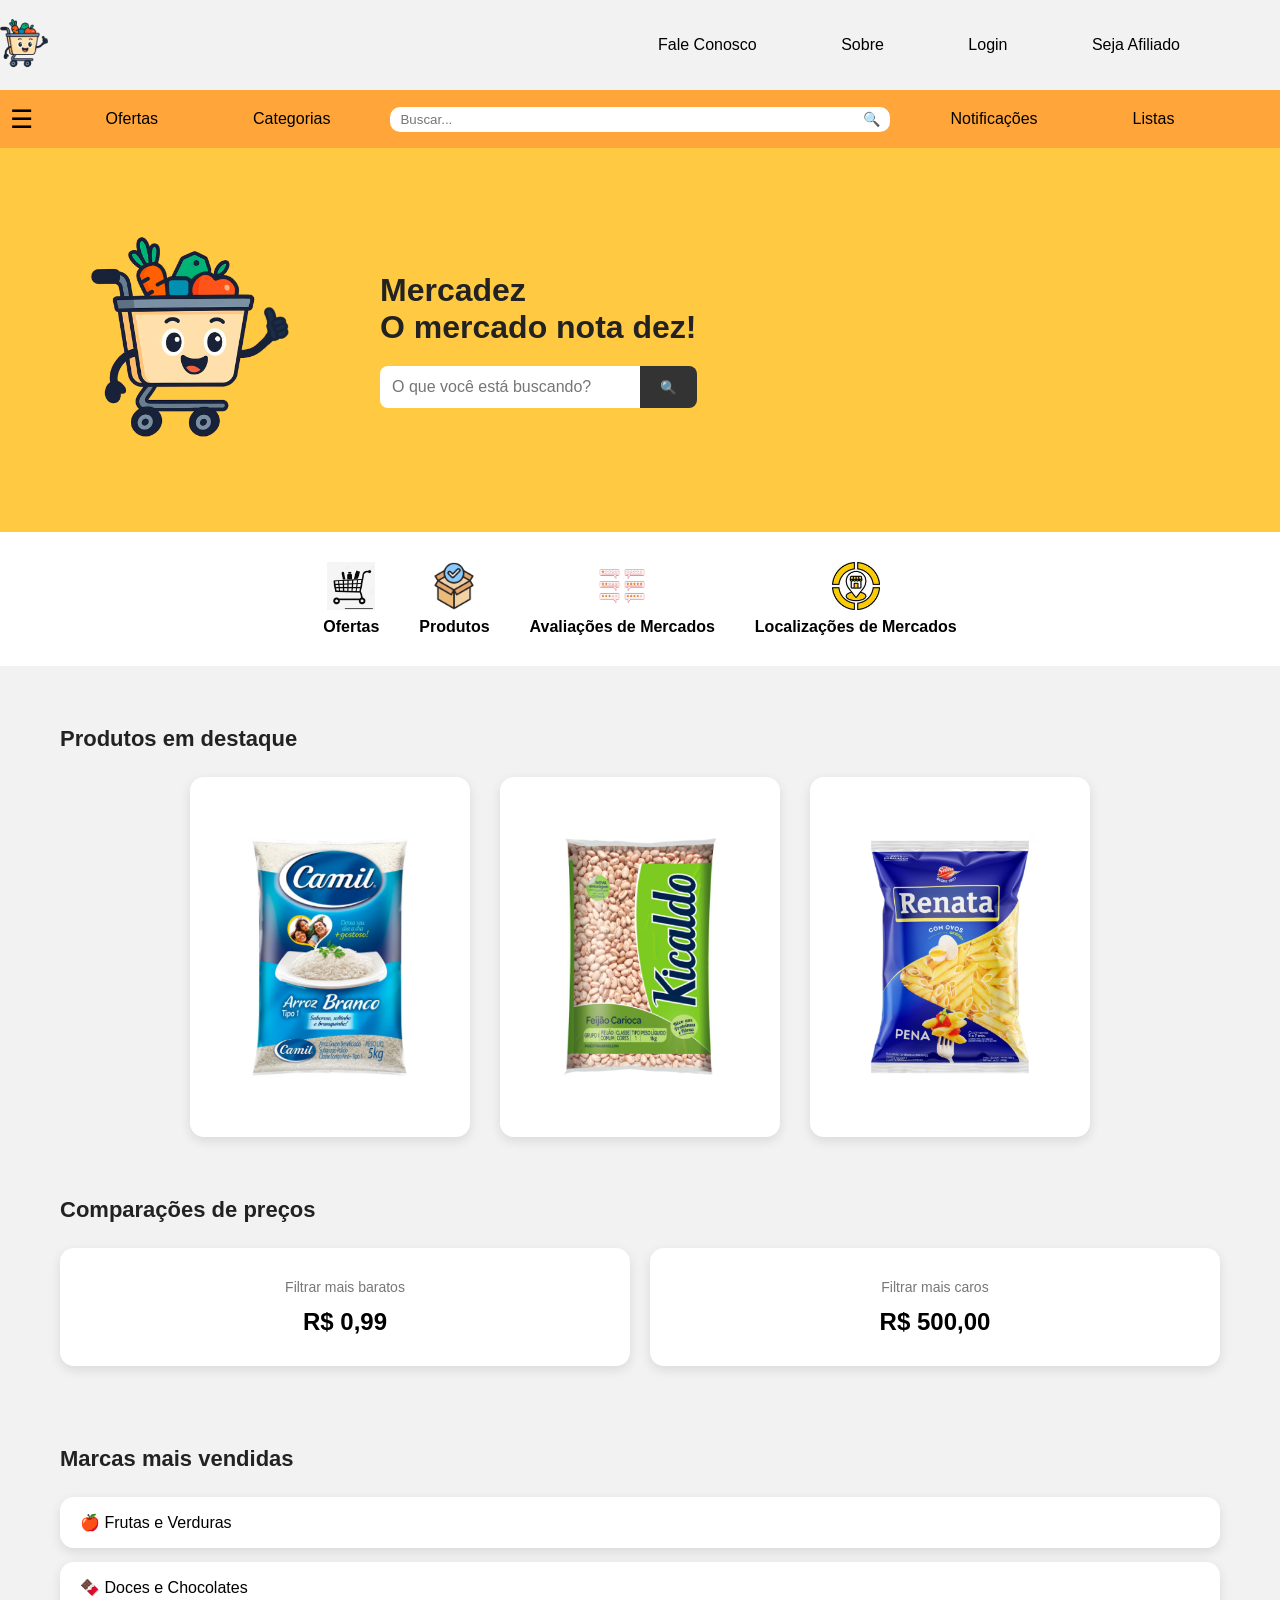
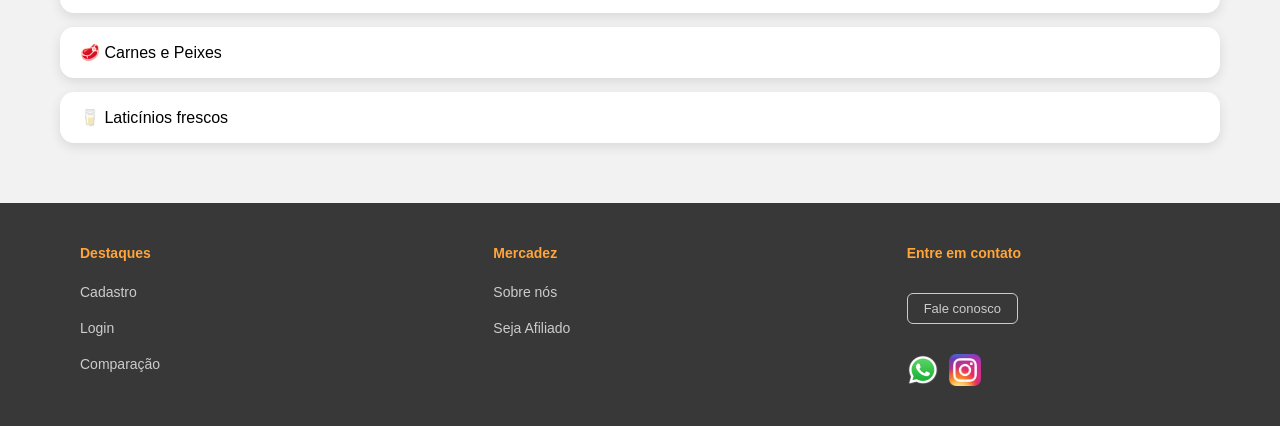
<file: index.html>
<!DOCTYPE html>
<html lang="pt-br">
<head>
    <meta charset="UTF-8">
    <meta name="viewport" content="width=device-width, initial-scale=1.0">
    <title>Mercadez</title>

    <!-- Caminhos ajustados -->
    <link rel="stylesheet" href="./css/style.css">
    <link rel="icon" href="./images/icons/precinho_menor.png" type="image/png">
</head>

<body>
<div class="pagina">

    <!-- ================= HEADER ================= -->
    <header>
        <div class="top_header">
            <nav>
                <a href="./index.html"><img src="./images/icons/precinho_menor.png" class="precinho"></a>
                <ul class="cima">
                    <li><a href="./fale_conosco.html">Fale Conosco</a></li>
                    <li><a href="./sobre.html">Sobre</a></li>
                    <li><a href="./login.html">Login</a></li>
                    <li><a href="./cadastro_afiliado.html">Seja Afiliado</a></li>
                </ul>
            </nav>
        </div>
        <div class="bottom_header">
            <div class="container">
                <nav>
                    <div class="menu-lateral-btn" onclick="abrirMenu()">☰</div>

                    <ul class="esquerda">
                        <li><a href="./comparacao.html">Ofertas</a></li>
                        <li><a href="./categorias.html">Categorias</a></li>
                    </ul>
                        <div class="pesquisa">
                        <input type="text" placeholder="Buscar...">
                    </div>
                    <ul class="direita">
                        <li><a href="./notificacoes.html">Notificações</a></li>
                        <li><a href="./listas.html">Listas</a></li>
                    </ul>
                </nav>
            </div>
        </div>
    </header>

    <!-- SIDEBAR PRETA -->
    <div id="menuLateral" class="menu-lateral">
    <div class="menu-header">
        <span onclick="fecharMenu()">✖</span>
        <h3>Menu</h3>
    </div>

    <a href="./index.html">Destaques</a>
    <a href="./form_cadastro.html">Cadastro</a>
    <a href="./fale_conosco.html">Fale Conosco</a>
    <a href="./sobre.html">Sobre</a>
    <a href="./cadastro_afiliado.html">Seja Afiliado</a>
</div>

    <!-- CONTEÚDO -->
    <main class="conteudo">

    <!-- ================= HERO ================= -->
    <section class="hero">
        <div class="hero-content">
            <div class="hero-mascote">
                <img style="width: 300px;" src="./images/icons/precinho_sem_fundo.png" alt="Mascote Mercadez">
            </div>

            <div class="hero-texto">
                <h1>Mercadez<br>O mercado nota dez!</h1>
                <div class="busca">
                    <input type="text" placeholder="O que você está buscando?">
                    <button>🔍</button>
                </div>
            </div>
        </div>
    </section>

    <!-- ================= ATALHOS ================= -->
    <section class="atalhos">
        <div class="atalho">
            <img src="./images/icons/mercado.png">
            <span>Ofertas</span>
        </div>

        <div class="atalho">
            <img src="./images/icons/produtos.png">
            <span>Produtos</span>
        </div>

        <div class="atalho">
            <img src="./images/icons/avaliacoes.png">
            <span>Avaliações de Mercados</span>
        </div>

        <div class="atalho">
            <img src="./images/icons/localizacoes.png">
            <span>Localizações de Mercados</span>
        </div>
    </section>

    <!-- ================= PRODUTOS EM DESTAQUE ================= -->
    <section class="secao">
        <h2>Produtos em destaque</h2>
        <div class="cards">
            <div class="card">
                <img src="./images/icons/arroz.png">
            </div>
            <div class="card">
                <img src="./images/icons/feijao.jpg">
            </div>
            <div class="card">
                <img src="./images/icons/macarrao.jpg">
            </div>
        </div>
    </section>

    <!-- ================= COMPARAÇÃO ================= -->
     <div class="secao-dupla">
        <section class="secao">
            <h2>Comparações de preços</h2>
            <div class="comparacao">
                <div class="box">
                    <span>Filtrar mais baratos</span>
                    <strong>R$ 0,99</strong>
                </div>
                <div class="box">
                    <span>Filtrar mais caros</span>
                    <strong>R$ 500,00</strong>
                </div>
            </div>
        </section>

        <!-- MARCAS -->
        <section class="secao">
            <h2>Marcas mais vendidas</h2>
            <ul class="categorias">
                <li>🍎 Frutas e Verduras</li>
                <li>🍫 Doces e Chocolates</li>
                <li>🥩 Carnes e Peixes</li>
                <li>🥛 Laticínios frescos</li>
            </ul>
        </section>
    </div>

    <!-- ================= FOOTER ================= -->
<footer>
    <div class="footer">
        <nav>
            <ul class="lista-esquerda">
                <li class="titulo">Destaques</li>
                <li><a href="./form_cadastro.html">Cadastro</a></li>
                <li><a href="./login_cadastro.html">Login</a></li>
                <li><a href="./comparacao.html">Comparação</a></li>
            </ul>
            <ul class="centro">
                <li class="titulo">Mercadez</li>
                <li><a href="./sobre.html">Sobre nós</a></li>
                <li><a href="./cadastro_afiliado.html">Seja Afiliado</a></li>
            </ul>
            <ul class="lista-direita">
                <li class="titulo">Entre em contato</li>
                <li>
                    <a class="botao" href="./fale_conosco.html">
                        <button>Fale conosco</button>
                    </a>
                </li>
                <li>
                    <div class="logos">
                        <a href="#"><img src="./images/icons/WhatsApp.svg.png" alt="WhatsApp"></a>
                        <a href="#"><img src="./images/icons/Instagram_icon.png.webp" alt="Instagram"></a>
                    </div>
                </li>
            </ul>
        </nav>
    </div>
</footer>

</div>

<script src="./js/api.js"></script>
<script src="./js/busca.js"></script>


</body>
</html>
</file>
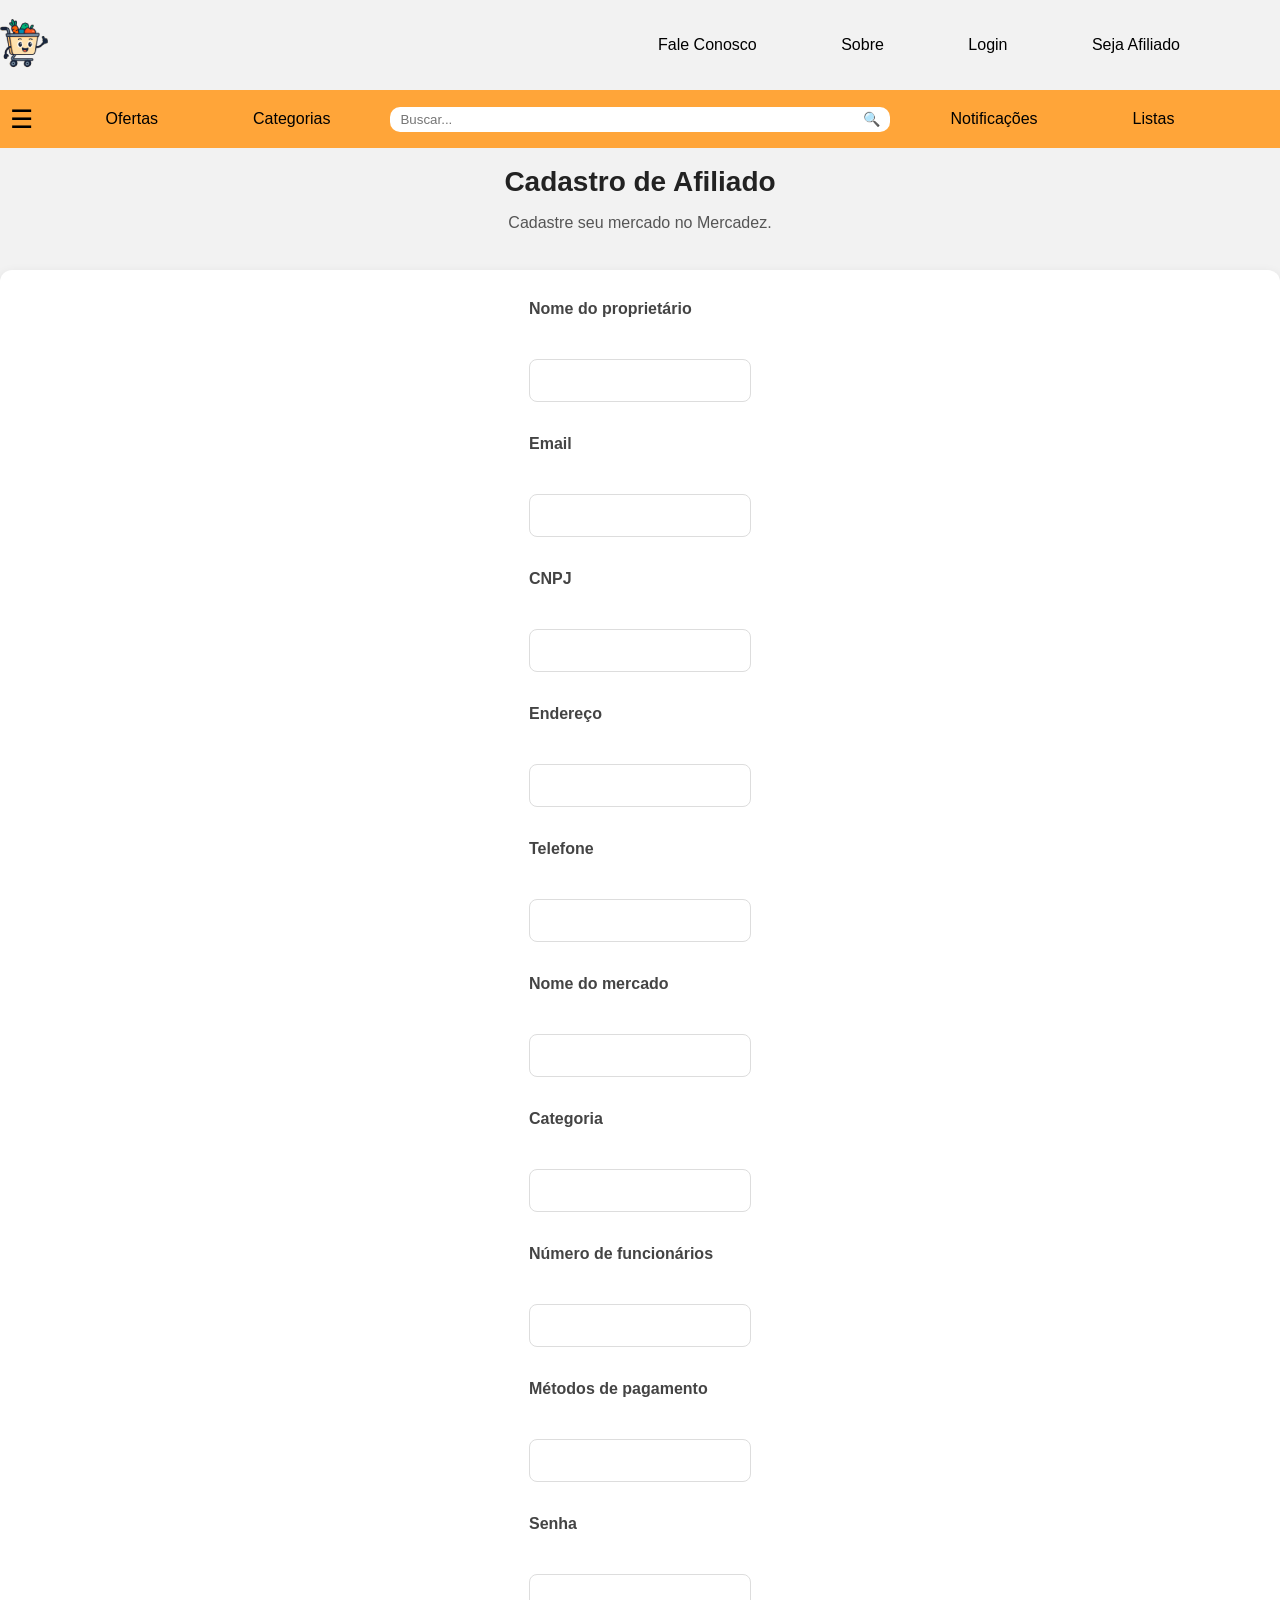
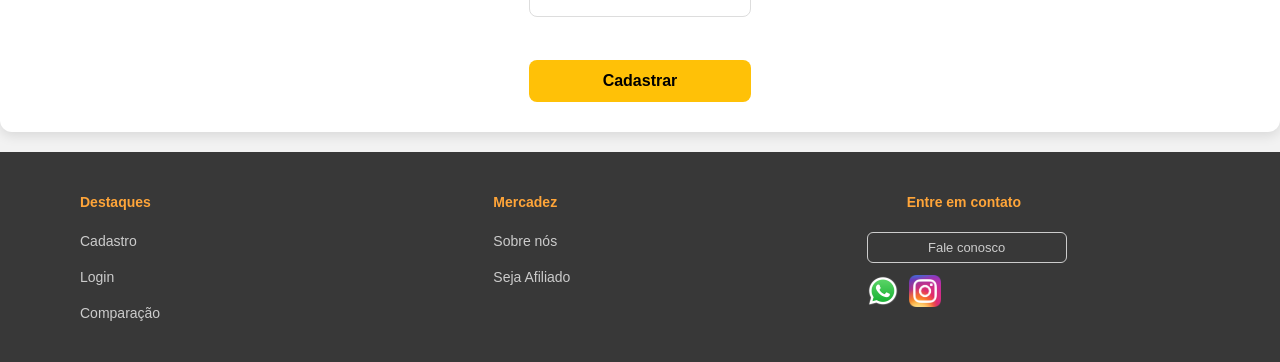
<file: cadastro_afiliado.html>
<!DOCTYPE html>
<html lang="pt-br">
<head>
<meta charset="UTF-8">
<meta name="viewport" content="width=device-width, initial-scale=1.0">
<title>Seja Afiliado - Mercadez</title>
<link rel="stylesheet" href="./css/style.css">
<link rel="icon" href="./images/icons/precinho_menor.png" type="image/png">
</head>

<body>
<div class="pagina">

<header>
    <div class="top_header">
        <nav>
            <a href="./index.html">
                <img src="./images/icons/precinho_menor.png" class="precinho">
            </a>
            <ul class="cima">
                <li><a href="./fale_conosco.html">Fale Conosco</a></li>
                <li><a href="./sobre.html">Sobre</a></li>
                <li><a href="./login.html">Login</a></li>
                <li><a href="./cadastro_afiliado.html">Seja Afiliado</a></li>
            </ul>
        </nav>
    </div>
    <div class="bottom_header">
        <div class="container">
            <nav>
                <div class="menu-lateral-btn" onclick="abrirMenu()">☰</div>
                <ul class="esquerda">
                    <li><a href="./comparacao.html">Ofertas</a></li>
                    <li><a href="./categorias.html">Categorias</a></li>
                </ul>
                <div class="pesquisa">
                    <input type="text" placeholder="Buscar...">
                </div>
                <ul class="direita">
                    <li><a href="./notificacoes.html">Notificações</a></li>
                    <li><a href="./listas.html">Listas</a></li>
                </ul>
            </nav>
        </div>
    </div>
</header>

<!-- SIDEBAR -->
<div id="menuLateral" class="menu-lateral">
    <div class="menu-header">
        <span onclick="fecharMenu()">✖</span>
        <h3>Menu</h3>
    </div>
    <a href="./index.html">Destaques</a>
    <a href="./form_cadastro.html">Cadastro</a>
    <a href="./fale_conosco.html">Fale Conosco</a>
    <a href="./sobre.html">Sobre</a>
    <a href="./cadastro_afiliado.html">Seja Afiliado</a>
</div>

<main>
    <div class="sidenav">
        <div class="login-main-text"><br>
            <h2 class="titulocadastro">Cadastro de Afiliado</h2>
            <p>Cadastre seu mercado no Mercadez.</p><br>
        </div>
    </div>

    <div class="form">
        <div class="login-form">
            <form id="formAfiliado">
                <div class="form-group">
                    <label>Nome do proprietário</label><br><br>
                    <input type="text" class="form-control" id="nomeProprietario" required>
                </div>
                <div class="form-group"><br>
                    <label>Email</label><br><br>
                    <input type="email" class="form-control" id="email" required>
                </div>
                <div class="form-group"><br>
                    <label>CNPJ</label><br><br>
                    <input type="text" class="form-control" id="cnpj" required>
                </div>
                <div class="form-group"><br>
                    <label>Endereço</label><br><br>
                    <input type="text" class="form-control" id="endereco" required>
                </div>
                <div class="form-group"><br>
                    <label>Telefone</label><br><br>
                    <input type="text" class="form-control" id="telefone" required>
                </div>
                <div class="form-group"><br>
                    <label>Nome do mercado</label><br><br>
                    <input type="text" class="form-control" id="mercado" required>
                </div>
                <div class="form-group"><br>
                    <label>Categoria</label><br><br>
                    <input type="text" class="form-control" id="categoria" required>
                </div>
                <div class="form-group"><br>
                    <label>Número de funcionários</label><br><br>
                    <input type="number" class="form-control" id="funcionarios" required>
                </div>
                <div class="form-group"><br>
                    <label>Métodos de pagamento</label><br><br>
                    <input type="text" class="form-control" id="pagamento" required>
                </div>
                <div class="form-group"><br>
                    <label>Senha</label><br><br>
                    <input type="password" class="form-control" id="senha" required><br>
                </div>
                <button type="submit" class="btn btn-secondary">Cadastrar</button>
            </form>
        </div>
    </div>
</main>

<footer>
    <div class="footer">
        <nav>
            <ul class="lista-esquerda">
                <li class="titulo">Destaques</li>
                <li><a href="./form_cadastro.html">Cadastro</a></li>
                <li><a href="./login.html">Login</a></li>
                <li><a href="./comparacao.html">Comparação</a></li>
            </ul>
            <ul class="centro">
                <li class="titulo">Mercadez</li>
                <li><a href="./sobre.html">Sobre nós</a></li>
                <li><a href="./cadastro_afiliado.html">Seja Afiliado</a></li>
            </ul>
            <ul class="lista-direita">
                <li class="titulo">Entre em contato</li>
                <a class="botao" href="./fale_conosco.html"><button>Fale conosco</button></a>
                <div class="logos">
                    <a href="#"><img src="./images/icons/WhatsApp.svg.png"></a>
                    <a href="#"><img src="./images/icons/Instagram_icon.png.webp"></a>
                </div>
            </ul>
        </nav>
    </div>
</footer>

</div>

<script src="./js/api.js"></script>
<script src="./js/busca.js"></script>
<script src="./js/cadastro_afiliado.js"></script>

</html>
</file>
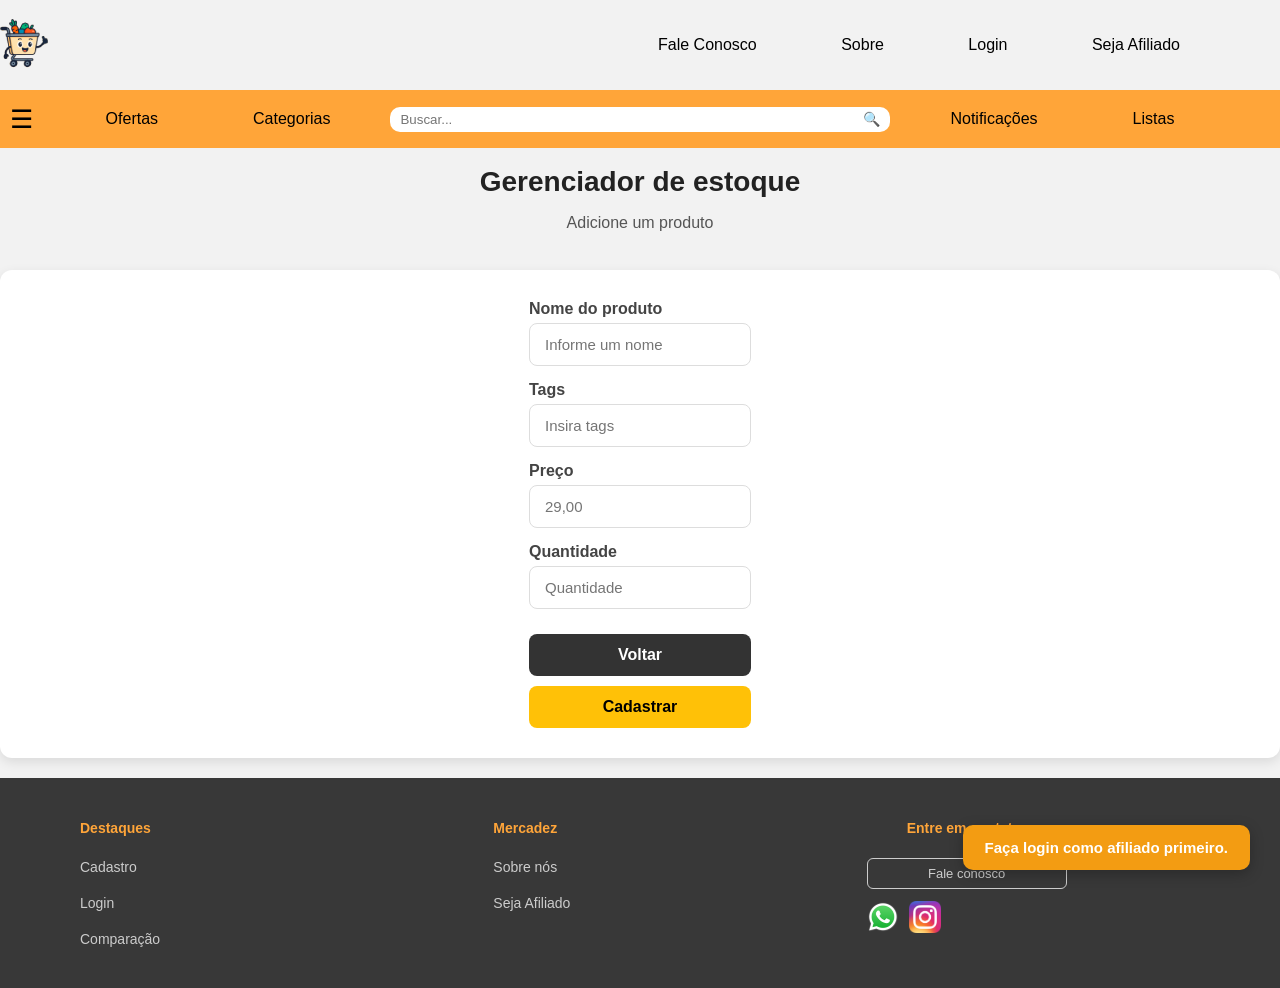
<file: cadastro_produtos.html>
<!DOCTYPE html>
<html lang="pt-br">
<head>
    <meta charset="UTF-8">
    <meta name="viewport" content="width=device-width, initial-scale=1.0">
    <title>Adicionar Produto - Mercadez</title>
    <link rel="stylesheet" href="./css/style.css">
    <link rel="icon" href="./images/icons/precinho_menor.png" type="image/png">
</head>
<body>
<div class="pagina">

    <header>
        <div class="top_header">
            <nav>
                <a href="./index.html">
                    <img src="./images/icons/precinho_menor.png" class="precinho">
                </a>
                <ul class="cima">
                    <li><a href="./fale_conosco.html">Fale Conosco</a></li>
                    <li><a href="./sobre.html">Sobre</a></li>
                    <li><a href="./login.html">Login</a></li>
                    <li><a href="./cadastro_afiliado.html">Seja Afiliado</a></li>
                </ul>
            </nav>
        </div>
        <div class="bottom_header">
            <div class="container">
                <nav>
                    <div class="menu-lateral-btn" onclick="abrirMenu()">☰</div>
                    <ul class="esquerda">
                        <li><a href="./comparacao.html">Ofertas</a></li>
                        <li><a href="./categorias.html">Categorias</a></li>
                    </ul>
                    <div class="pesquisa">
                        <input type="text" placeholder="Buscar...">
                    </div>
                    <ul class="direita">
                        <li><a href="./notificacoes.html">Notificações</a></li>
                        <li><a href="./listas.html">Listas</a></li>
                    </ul>
                </nav>
            </div>
        </div>
    </header>

    <!-- SIDEBAR -->
    <div id="menuLateral" class="menu-lateral">
        <div class="menu-header">
            <span onclick="fecharMenu()">✖</span>
            <h3>Menu</h3>
        </div>
        <a href="./index.html">Destaques</a>
        <a href="./form_cadastro.html">Cadastro</a>
        <a href="./fale_conosco.html">Fale Conosco</a>
        <a href="./sobre.html">Sobre</a>
        <a href="./cadastro_afiliado.html">Seja Afiliado</a>
    </div>

    <div class="sidenav">
        <div class="login-main-text"><br>
            <h2 class="titulocadastro">Gerenciador de estoque</h2>
            <p>Adicione um produto</p><br>
        </div>
    </div>

    <main>
        <div class="form">
            <div class="login-form">
                <form id="formProduto">
                    <div class="form-group">
                        <label>Nome do produto</label>
                        <input type="text" class="form-control" id="name_prod" placeholder="Informe um nome" required>
                    </div>
                    <div class="form-group">
                        <label>Tags</label>
                        <input type="text" class="form-control" id="tags_prod" placeholder="Insira tags" required>
                    </div>
                    <div class="form-group">
                        <label>Preço</label>
                        <input type="text" class="form-control" id="price_prod" placeholder="29,00" required>
                    </div>
                    <div class="form-group">
                        <label>Quantidade</label>
                        <input type="number" class="form-control" id="quant_prod" placeholder="Quantidade" required>
                    </div>
                    <a href="./listas.html">
                        <button type="button" class="btn btn-black">Voltar</button>
                    </a>
                    <button type="submit" class="btn btn-secondary">Cadastrar</button>
                </form>
            </div>
        </div>
    </main>

    <footer>
        <div class="footer">
            <nav>
                <ul class="lista-esquerda">
                    <li class="titulo">Destaques</li>
                    <li><a href="./form_cadastro.html">Cadastro</a></li>
                    <li><a href="./login.html">Login</a></li>
                    <li><a href="./comparacao.html">Comparação</a></li>
                </ul>
                <ul class="centro">
                    <li class="titulo">Mercadez</li>
                    <li><a href="./sobre.html">Sobre nós</a></li>
                    <li><a href="./cadastro_afiliado.html">Seja Afiliado</a></li>
                </ul>
                <ul class="lista-direita">
                    <li class="titulo">Entre em contato</li>
                    <a class="botao" href="./fale_conosco.html"><button>Fale conosco</button></a>
                    <div class="logos">
                        <a href="#"><img src="./images/icons/WhatsApp.svg.png"></a>
                        <a href="#"><img src="./images/icons/Instagram_icon.png.webp"></a>
                    </div>
                </ul>
            </nav>
        </div>
    </footer>

</div>

<script src="./js/api.js"></script>
<script src="./js/busca.js"></script>
<script src="./js/cadastro_produtos.js"></script>

</body>
</html>
</file>
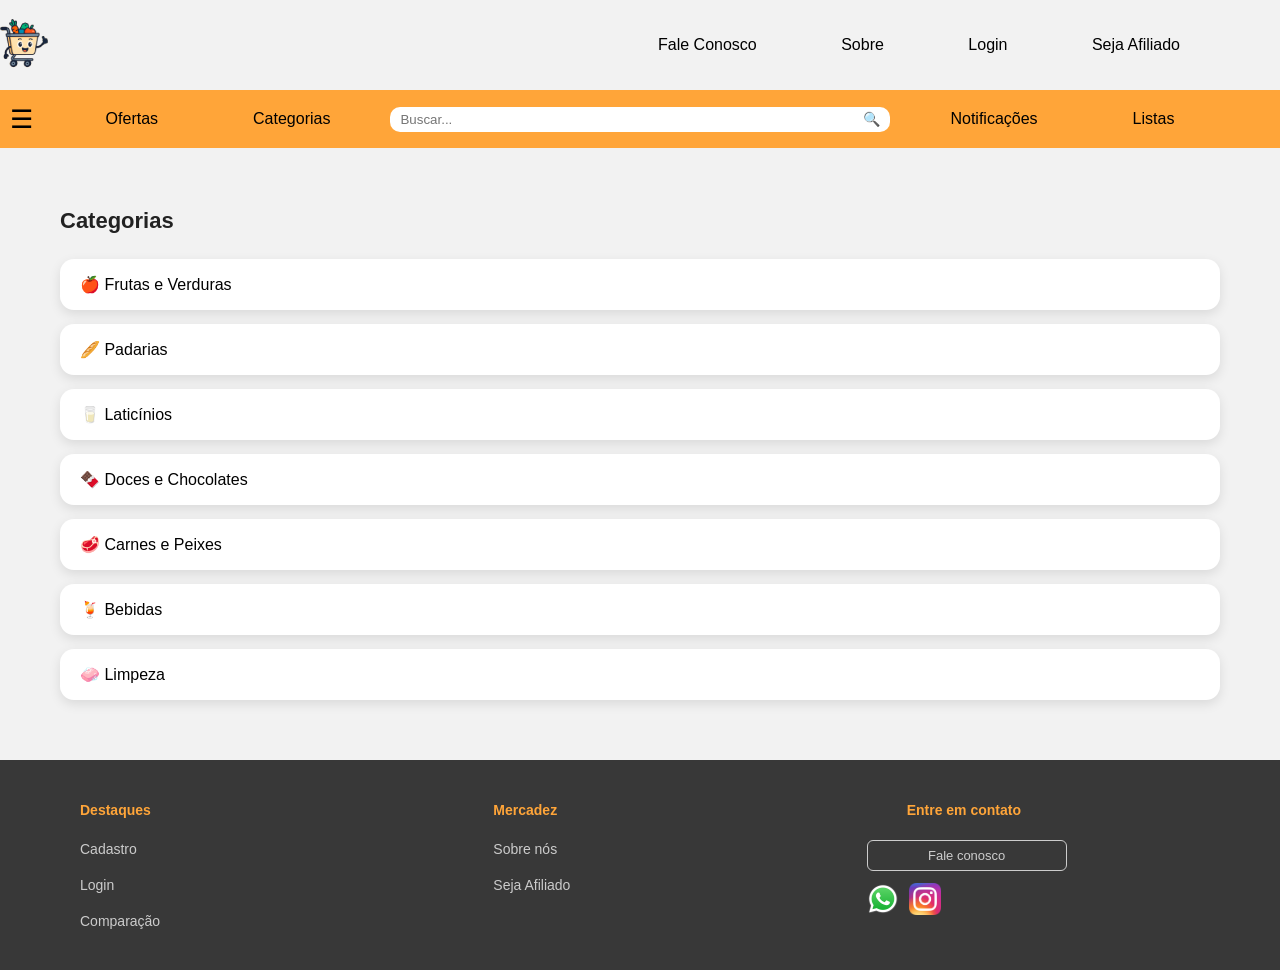
<file: categorias.html>
<!DOCTYPE html>
<html lang="pt-br">
<head>
    <meta charset="UTF-8">
    <meta name="viewport" content="width=device-width, initial-scale=1.0">
    <title>Categorias - Mercadez</title>
    <link rel="stylesheet" href="./css/style.css">
    <link rel="icon" href="./images/icons/precinho_menor.png" type="image/png">
</head>
<body>
<div class="pagina">

    <header>
        <div class="top_header">
            <nav>
                <a href="./index.html"><img src="./images/icons/precinho_menor.png" class="precinho"></a>
                <ul class="cima">
                    <li><a href="./fale_conosco.html">Fale Conosco</a></li>
                    <li><a href="./sobre.html">Sobre</a></li>
                    <li><a href="./login.html">Login</a></li>
                    <li><a href="./cadastro_afiliado.html">Seja Afiliado</a></li>
                </ul>
            </nav>
        </div>
        <div class="bottom_header">
            <div class="container">
                <nav>
                    <div class="menu-lateral-btn" onclick="abrirMenu()">☰</div>
                    <ul class="esquerda">
                        <li><a href="./comparacao.html">Ofertas</a></li>
                        <li><a href="./categorias.html">Categorias</a></li>
                    </ul>
                    <div class="pesquisa">
                        <input type="text" placeholder="Buscar...">
                    </div>
                    <ul class="direita">
                        <li><a href="./notificacoes.html">Notificações</a></li>
                        <li><a href="./listas.html">Listas</a></li>
                    </ul>
                </nav>
            </div>
        </div>
    </header>

    <!-- SIDEBAR -->
    <div id="menuLateral" class="menu-lateral">
        <div class="menu-header">
            <span onclick="fecharMenu()">✖</span>
            <h3>Menu</h3>
        </div>
        <a href="./index.html">Destaques</a>
        <a href="./form_cadastro.html">Cadastro</a>
        <a href="./fale_conosco.html">Fale Conosco</a>
        <a href="./sobre.html">Sobre</a>
        <a href="./cadastro_afiliado.html">Seja Afiliado</a>
    </div>

    <main>
        <section class="secao">
            <h2>Categorias</h2>
            <ul class="categorias">
                <li>🍎 Frutas e Verduras</li>
                <li>🥖 Padarias</li>
                <li>🥛 Laticínios</li>
                <li>🍫 Doces e Chocolates</li>
                <li>🥩 Carnes e Peixes</li>
                <li>🍹 Bebidas</li>
                <li>🧼 Limpeza</li>
            </ul>
        </section>
    </main>

    <footer>
        <div class="footer">
            <nav>
                <ul class="lista-esquerda">
                    <li class="titulo">Destaques</li>
                    <li><a href="./form_cadastro.html">Cadastro</a></li>
                    <li><a href="./login.html">Login</a></li>
                    <li><a href="./comparacao.html">Comparação</a></li>
                </ul>
                <ul class="centro">
                    <li class="titulo">Mercadez</li>
                    <li><a href="./sobre.html">Sobre nós</a></li>
                    <li><a href="./cadastro_afiliado.html">Seja Afiliado</a></li>
                </ul>
                <ul class="lista-direita">
                    <li class="titulo">Entre em contato</li>
                    <a class="botao" href="./fale_conosco.html"><button>Fale conosco</button></a>
                    <div class="logos">
                        <a href="#"><img src="./images/icons/WhatsApp.svg.png" alt="whatsapp"></a>
                        <a href="#"><img src="./images/icons/Instagram_icon.png.webp" alt="instagram"></a>
                    </div>
                </ul>
            </nav>
        </div>
    </footer>

</div>

<script src="./js/api.js"></script>
<script src="./js/busca.js"></script>

</body>
</html>
</file>
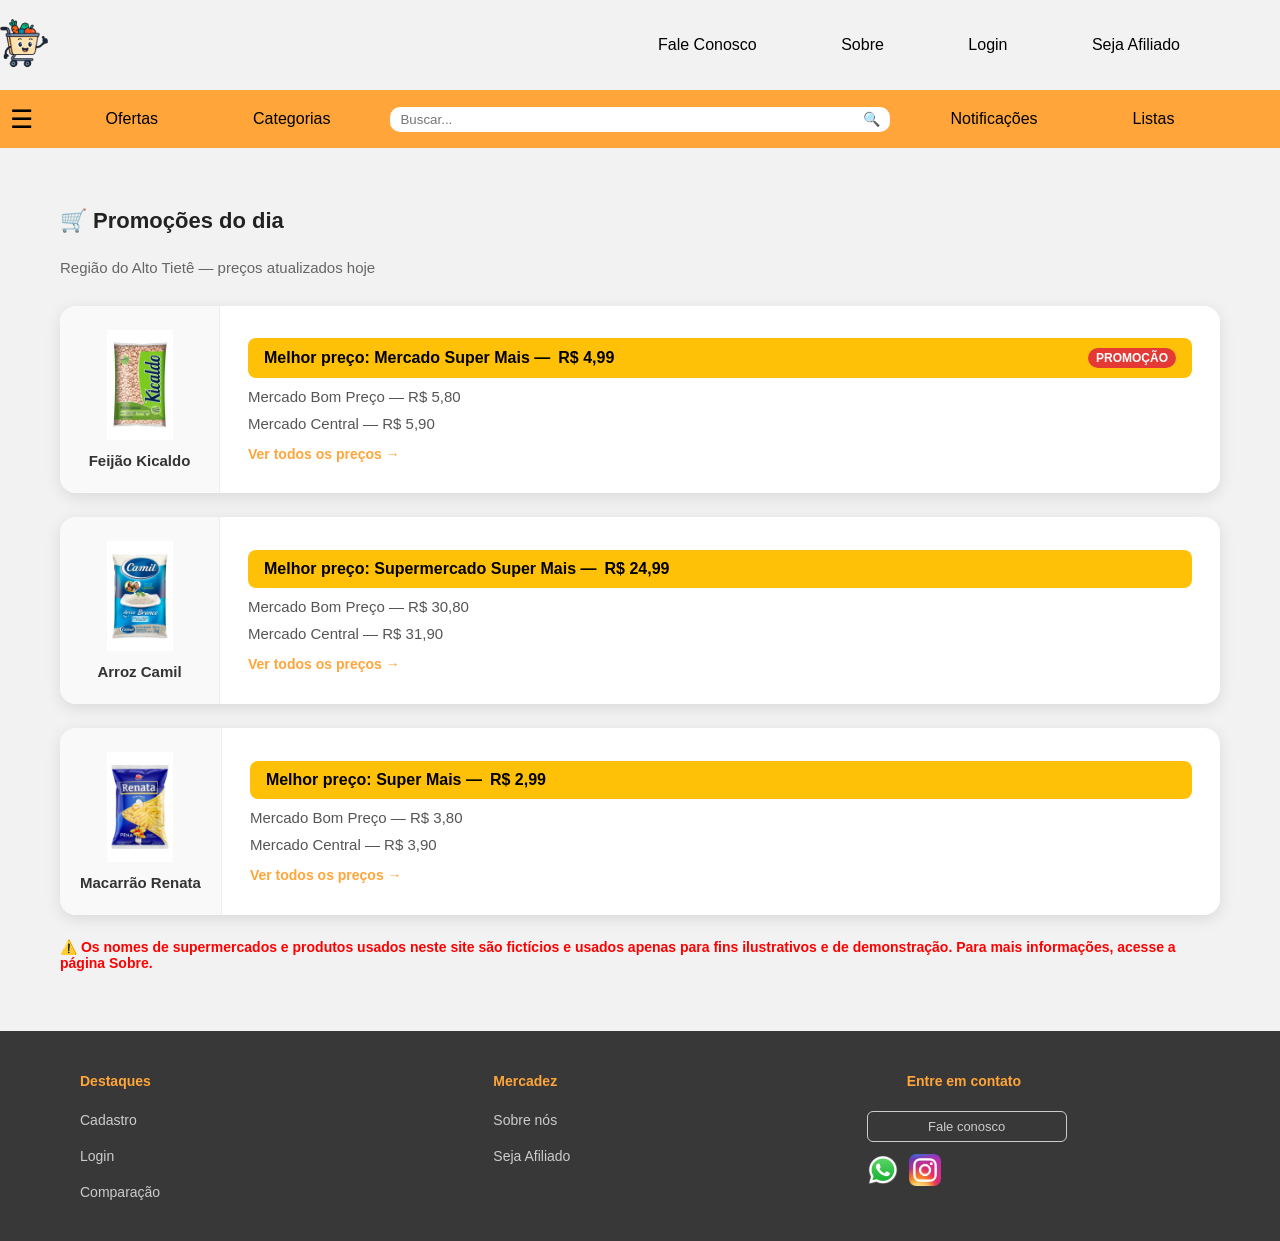
<file: comparacao.html>
<!DOCTYPE html>
<html lang="pt-br">
<head>
<meta charset="UTF-8">
<meta name="viewport" content="width=device-width, initial-scale=1.0">
<title>Comparação - Mercadez</title>
<link rel="stylesheet" href="./css/style.css">
<link rel="icon" href="./images/icons/precinho_menor.png" type="image/png">
</head>
<body>
<div class="pagina">

    <header>
        <div class="top_header">
            <nav>
                <a href="./index.html"><img src="./images/icons/precinho_menor.png" class="precinho"></a>
                <ul class="cima">
                    <li><a href="./fale_conosco.html">Fale Conosco</a></li>
                    <li><a href="./sobre.html">Sobre</a></li>
                    <li><a href="./login.html">Login</a></li>
                    <li><a href="./cadastro_afiliado.html">Seja Afiliado</a></li>
                </ul>
            </nav>
        </div>
        <div class="bottom_header">
            <div class="container">
                <nav>
                    <div class="menu-lateral-btn" onclick="abrirMenu()">☰</div>
                    <ul class="esquerda">
                        <li><a href="./comparacao.html">Ofertas</a></li>
                        <li><a href="./categorias.html">Categorias</a></li>
                    </ul>
                    <div class="pesquisa">
                        <input type="text" placeholder="Buscar...">
                    </div>
                    <ul class="direita">
                        <li><a href="./notificacoes.html">Notificações</a></li>
                        <li><a href="./listas.html">Listas</a></li>
                    </ul>
                </nav>
            </div>
        </div>
    </header>

    <!-- SIDEBAR -->
    <div id="menuLateral" class="menu-lateral">
        <div class="menu-header">
            <span onclick="fecharMenu()">✖</span>
            <h3>Menu</h3>
        </div>
        <a href="./index.html">Destaques</a>
        <a href="./form_cadastro.html">Cadastro</a>
        <a href="./fale_conosco.html">Fale Conosco</a>
        <a href="./sobre.html">Sobre</a>
        <a href="./cadastro_afiliado.html">Seja Afiliado</a>
    </div>

    <main>
        <section class="secao">
            <h2>🛒 Promoções do dia</h2>
            <p class="comparacao-subtitulo">Região do Alto Tietê — preços atualizados hoje</p>

            <!-- CARD 1 -->
            <div class="produto-card">
                <div class="produto-card-img">
                    <img src="./images/icons/feijao.jpg" alt="Feijão Kicaldo">
                    <h3>Feijão Kicaldo</h3>
                </div>
                <div class="produto-card-info">
                    <div class="produto-melhor-preco">
                        Melhor preço: Mercado Super Mais — <strong>R$ 4,99</strong>
                        <span class="badge-promo">PROMOÇÃO</span>
                    </div>
                    <p> Mercado Bom Preço — R$ 5,80</p>
                    <p> Mercado Central — R$ 5,90</p>
                    <a href="#" class="ver-precos">Ver todos os preços →</a>
                </div>
            </div>

            <!-- CARD 2 -->
            <div class="produto-card">
                <div class="produto-card-img">
                    <img src="./images/icons/arroz.png" alt="Arroz Camil">
                    <h3>Arroz Camil</h3>
                </div>
                <div class="produto-card-info">
                    <div class="produto-melhor-preco">
                         Melhor preço: Supermercado Super Mais — <strong>R$ 24,99</strong>
                    </div>
                    <p> Mercado Bom Preço — R$ 30,80</p>
                    <p> Mercado Central — R$ 31,90</p>
                    <a href="#" class="ver-precos">Ver todos os preços →</a>
                </div>
            </div>

            <!-- CARD 3 -->
            <div class="produto-card">
                <div class="produto-card-img">
                    <img src="./images/icons/macarrao.jpg" alt="Macarrão Renata">
                    <h3>Macarrão Renata</h3>
                </div>
                <div class="produto-card-info">
                    <div class="produto-melhor-preco">
                         Melhor preço: Super Mais — <strong>R$ 2,99</strong>
                    </div>
                    <p> Mercado Bom Preço — R$ 3,80</p>
                    <p> Mercado Central — R$ 3,90</p>
                    <a href="#" class="ver-precos">Ver todos os preços →</a>
                </div>
            </div>

            <p class="avisos">⚠️ Os nomes de supermercados e produtos usados neste site são fictícios e usados apenas para fins ilustrativos e de demonstração. Para mais informações, acesse a página Sobre.</p>
        </section>
    </main>

    <footer>
        <div class="footer">
            <nav>
                <ul class="lista-esquerda">
                    <li class="titulo">Destaques</li>
                    <li><a href="./form_cadastro.html">Cadastro</a></li>
                    <li><a href="./login.html">Login</a></li>
                    <li><a href="./comparacao.html">Comparação</a></li>
                </ul>
                <ul class="centro">
                    <li class="titulo">Mercadez</li>
                    <li><a href="./sobre.html">Sobre nós</a></li>
                    <li><a href="./cadastro_afiliado.html">Seja Afiliado</a></li>
                </ul>
                <ul class="lista-direita">
                    <li class="titulo">Entre em contato</li>
                    <a class="botao" href="./fale_conosco.html"><button>Fale conosco</button></a>
                    <div class="logos">
                        <a href="#"><img src="./images/icons/WhatsApp.svg.png" alt="whatsapp"></a>
                        <a href="#"><img src="./images/icons/Instagram_icon.png.webp" alt="instagram"></a>
                    </div>
                </ul>
            </nav>
        </div>
    </footer>

</div>

<script src="./js/api.js"></script>
<script src="./js/busca.js"></script>

</body>
</html>
</file>
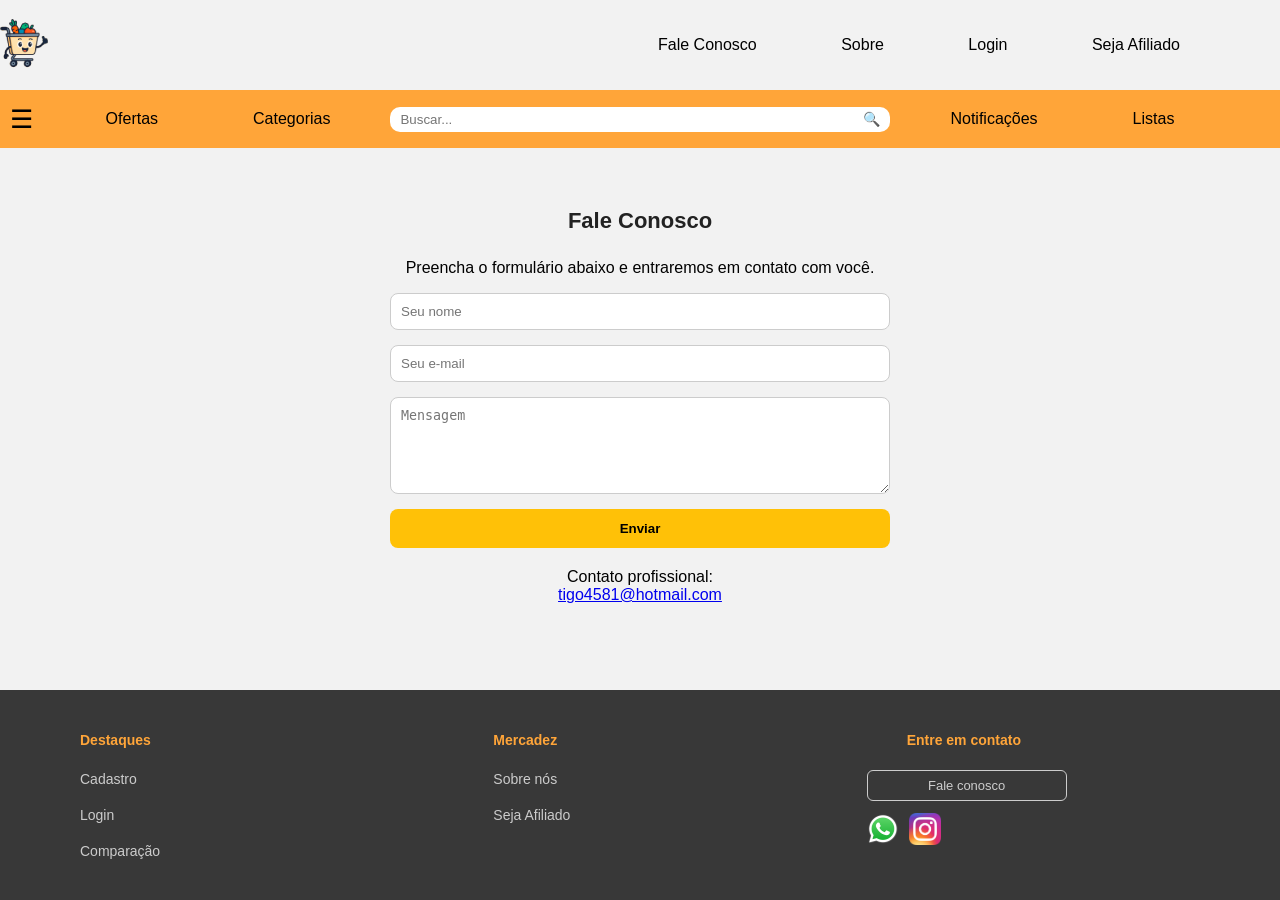
<file: fale_conosco.html>
<!DOCTYPE html>
<html lang="pt-br">
<head>
    <meta charset="UTF-8">
    <meta name="viewport" content="width=device-width, initial-scale=1.0">
    <title>Fale Conosco - Mercadez</title>
    <link rel="stylesheet" href="./css/style.css">
    <link rel="icon" href="./images/icons/precinho_menor.png" type="image/png">
</head>
<body>
<div class="pagina">

    <header>
        <div class="top_header">
            <nav>
                <a href="./index.html"><img src="./images/icons/precinho_menor.png" class="precinho"></a>
                <ul class="cima">
                    <li><a href="./fale_conosco.html">Fale Conosco</a></li>
                    <li><a href="./sobre.html">Sobre</a></li>
                    <li><a href="./login.html">Login</a></li>
                    <li><a href="./cadastro_afiliado.html">Seja Afiliado</a></li>
                </ul>
            </nav>
        </div>
        <div class="bottom_header">
            <div class="container">
                <nav>
                    <div class="menu-lateral-btn" onclick="abrirMenu()">☰</div>
                    <ul class="esquerda">
                        <li><a href="./comparacao.html">Ofertas</a></li>
                        <li><a href="./categorias.html">Categorias</a></li>
                    </ul>
                    <div class="pesquisa">
                        <input type="text" placeholder="Buscar...">
                    </div>
                    <ul class="direita">
                        <li><a href="./notificacoes.html">Notificações</a></li>
                        <li><a href="./listas.html">Listas</a></li>
                    </ul>
                </nav>
            </div>
        </div>
    </header>

    <!-- SIDEBAR -->
    <div id="menuLateral" class="menu-lateral">
        <div class="menu-header">
            <span onclick="fecharMenu()">✖</span>
            <h3>Menu</h3>
        </div>
        <a href="./index.html">Destaques</a>
        <a href="./form_cadastro.html">Cadastro</a>
        <a href="./fale_conosco.html">Fale Conosco</a>
        <a href="./sobre.html">Sobre</a>
        <a href="./cadastro_afiliado.html">Seja Afiliado</a>
    </div>

    <main>
        <section class="secao">
            <div class="container">
                <h2 style="text-align:center;">Fale Conosco</h2>
                <p style="text-align:center;">Preencha o formulário abaixo e entraremos em contato com você.</p>

                <form class="form-contato">
                    <input type="text" id="nome" placeholder="Seu nome" required>
                    <input type="email" id="email" placeholder="Seu e-mail" required>
                    <textarea id="mensagem" placeholder="Mensagem" rows="5" required></textarea>
                    <button type="submit">Enviar</button>
                </form>

                <p style="text-align:center; margin-top:20px;">
                    Contato profissional:<br>
                    <a href="mailto:tigo4581@hotmail.com">tigo4581@hotmail.com</a>
                </p>
            </div>
        </section>
    </main>

    <footer>
        <div class="footer">
            <nav>
                <ul class="lista-esquerda">
                    <li class="titulo">Destaques</li>
                    <li><a href="./form_cadastro.html">Cadastro</a></li>
                    <li><a href="./login.html">Login</a></li>
                    <li><a href="./comparacao.html">Comparação</a></li>
                </ul>
                <ul class="centro">
                    <li class="titulo">Mercadez</li>
                    <li><a href="./sobre.html">Sobre nós</a></li>
                    <li><a href="./cadastro_afiliado.html">Seja Afiliado</a></li>
                </ul>
                <ul class="lista-direita">
                    <li class="titulo">Entre em contato</li>
                    <a class="botao" href="./fale_conosco.html"><button>Fale conosco</button></a>
                    <div class="logos">
                        <a href="#"><img src="./images/icons/WhatsApp.svg.png" alt="whatsapp"></a>
                        <a href="#"><img src="./images/icons/Instagram_icon.png.webp" alt="instagram"></a>
                    </div>
                </ul>
            </nav>
        </div>
    </footer>

</div>

<script src="./js/api.js"></script>
<script src="./js/busca.js"></script>
<script src="./js/fale_conosco.js"></script>

</body>
</html>
</file>
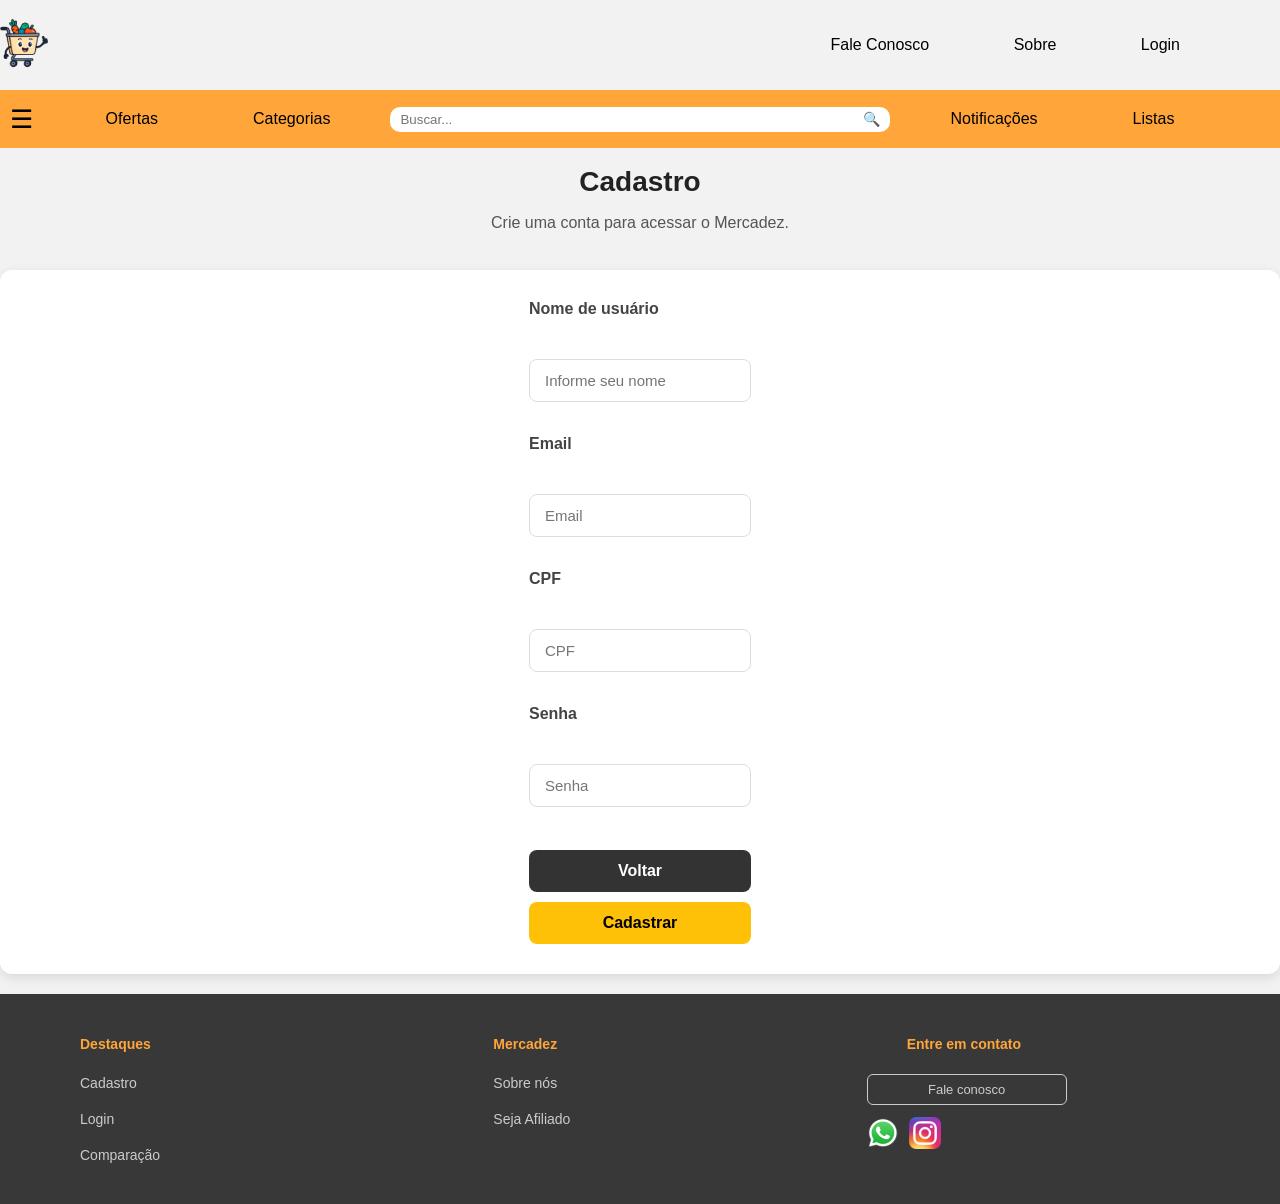
<file: form_cadastro.html>
<!DOCTYPE html>
<html lang="pt-br">
<head>
<meta charset="UTF-8">
<meta name="viewport" content="width=device-width, initial-scale=1.0">
<title>Cadastro - Mercadez</title>
<link rel="stylesheet" href="./css/style.css">
<link rel="icon" href="./images/icons/precinho_menor.png" type="image/png">
</head>

<body>
<div class="pagina">

<header>
    <div class="top_header">
        <nav>
            <a href="./index.html"><img src="./images/icons/precinho_menor.png" class="precinho"></a>
            <ul class="cima">
                <li><a href="./fale_conosco.html">Fale Conosco</a></li>
                <li><a href="./sobre.html">Sobre</a></li>
                <li><a href="./login.html">Login</a></li>
            </ul>
        </nav>
    </div>

    <div class="bottom_header">
        <div class="container">
            <nav>
                <div class="menu-lateral-btn" onclick="abrirMenu()">☰</div>
                <ul class="esquerda">
                    <li><a href="./comparacao.html">Ofertas</a></li>
                    <li><a href="./categorias.html">Categorias</a></li>
                </ul>
                <div class="pesquisa">
                    <input type="text" placeholder="Buscar...">
                </div>
                <ul class="direita">
                    <li><a href="./notificacoes.html">Notificações</a></li>
                    <li><a href="./listas.html">Listas</a></li>
                </ul>
            </nav>
        </div>
    </div>
</header>

<!-- SIDEBAR -->
<div id="menuLateral" class="menu-lateral">
    <div class="menu-header">
        <span onclick="fecharMenu()">✖</span>
        <h3>Menu</h3>
    </div>
    <a href="./index.html">Destaques</a>
    <a href="./form_cadastro.html">Cadastro</a>
    <a href="./fale_conosco.html">Fale Conosco</a>
    <a href="./sobre.html">Sobre</a>
    <a href="./cadastro_afiliado.html">Seja Afiliado</a>
</div>

<main>
    <div class="sidenav">
        <div class="login-main-text"><br>
            <h2 class="titulocadastro">Cadastro</h2>
            <p>Crie uma conta para acessar o Mercadez.</p><br>
        </div>
    </div>

    <div class="form">
        <div class="login-form">
            <form id="formCadastro">
                <div class="form-group">
                    <label>Nome de usuário</label><br><br>
                    <input type="text" class="form-control" id="name_user" placeholder="Informe seu nome" required>
                </div>
                <div class="form-group"><br>
                    <label>Email</label><br><br>
                    <input type="email" class="form-control" id="email_user" placeholder="Email" required>
                </div>
                <div class="form-group"><br>
                    <label>CPF</label><br><br>
                    <input type="text" class="form-control" id="cpf_user" placeholder="CPF" required>
                </div>
                <div class="form-group"><br>
                    <label>Senha</label><br><br>
                    <input type="password" class="form-control" id="senha_user" placeholder="Senha" required><br>
                </div>
                <a href="./login.html">
                    <button type="button" class="btn btn-black">Voltar</button>
                </a>
                <button type="submit" class="btn btn-secondary">Cadastrar</button>
            </form>
        </div>
    </div>
</main>

<footer>
    <div class="footer">
        <nav>
            <ul class="lista-esquerda">
                <li class="titulo">Destaques</li>
                <li><a href="./form_cadastro.html">Cadastro</a></li>
                <li><a href="./login.html">Login</a></li>
                <li><a href="./comparacao.html">Comparação</a></li>
            </ul>
            <ul class="centro">
                <li class="titulo">Mercadez</li>
                <li><a href="./sobre.html">Sobre nós</a></li>
                <li><a href="./cadastro_afiliado.html">Seja Afiliado</a></li>
            </ul>
            <ul class="lista-direita">
                <li class="titulo">Entre em contato</li>
                <a class="botao" href="./fale_conosco.html"><button>Fale conosco</button></a>
                <div class="logos">
                    <a href="#"><img src="./images/icons/WhatsApp.svg.png"></a>
                    <a href="#"><img src="./images/icons/Instagram_icon.png.webp"></a>
                </div>
            </ul>
        </nav>
    </div>
</footer>

</div>

<script src="./js/api.js"></script>
<script src="./js/busca.js"></script>
<script src="./js/cadastro_usuario.js"></script>


</body>
</html>
</file>
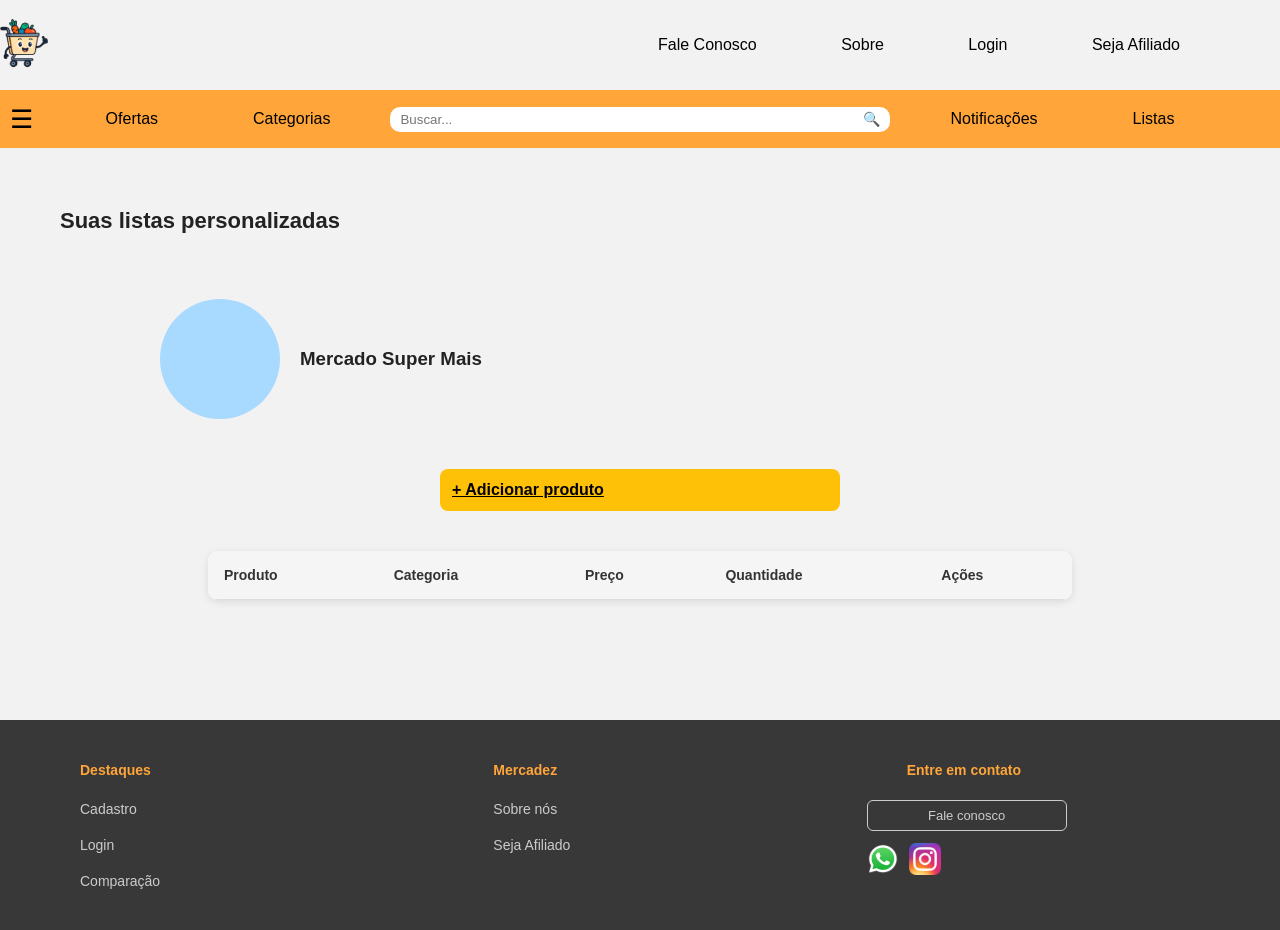
<file: listas.html>
<!DOCTYPE html>
<html lang="pt-br">
<head>
<meta charset="UTF-8">
<meta name="viewport" content="width=device-width, initial-scale=1.0">
<title>Estoque - Mercadez</title>

<link rel="stylesheet" href="./css/style.css">
<link rel="icon" href="./images/icons/precinho_menor.png" type="image/png">
</head>

<body>
<div class="pagina">

    <!-- ================= HEADER ================= -->
    <header>
        <div class="top_header">
            <nav>
                <a href="./index.html">
                    <img src="./images/icons/precinho_menor.png" class="precinho">
                </a>
                <ul class="cima">
                    <li><a href="./fale_conosco.html">Fale Conosco</a></li>
                    <li><a href="./sobre.html">Sobre</a></li>
                    <li><a href="./login.html">Login</a></li>
                    <li><a href="./cadastro_afiliado.html">Seja Afiliado</a></li>
                </ul>
            </nav>
        </div>

        <div class="bottom_header">
            <div class="container">
                <nav>
                    <!-- BOTÃO ☰ ADICIONADO -->
                    <div class="menu-lateral-btn" onclick="abrirMenu()">☰</div>

                    <ul class="esquerda">
                        <li><a href="./comparacao.html">Ofertas</a></li>
                        <li><a href="./categorias.html">Categorias</a></li>
                    </ul>

                    <div class="pesquisa">
                        <input type="text" placeholder="Buscar...">
                    </div>

                    <ul class="direita">
                        <li><a href="./notificacoes.html">Notificações</a></li>
                        <li><a href="./listas.html" class="ativo">Listas</a></li>
                    </ul>
                </nav>
            </div>
        </div>
    </header>

    <!-- SIDEBAR PRETA ADICIONADA -->
    <div id="menuLateral" class="menu-lateral">
        <div class="menu-header">
            <span onclick="fecharMenu()">✖</span>
            <h3>Menu</h3>
        </div>
        <a href="./index.html">Destaques</a>
        <a href="./form_cadastro.html">Cadastro</a>
        <a href="./fale_conosco.html">Fale Conosco</a>
        <a href="./sobre.html">Sobre</a>
        <a href="./cadastro_afiliado.html">Seja Afiliado</a>
    </div>

    <!-- ================= MAIN ================= -->
    <main>

        <section class="secao">
            <h2>Suas listas personalizadas</h2>

            <div class="painel-container">

                <div class="perfil">
                    <div class="avatar"></div>
                    <h3>Mercado Super Mais</h3>
                </div>

                <div class="botoes">
                    <a href="./cadastro_produtos.html" class="btn btn-secondary">
                        + Adicionar produto
                    </a>
                </div>

                <table class="tabela-produtos" id="tabelaProdutos">
                    <thead>
                        <tr>
                            <th>Produto</th>
                            <th>Categoria</th>
                            <th>Preço</th>
                            <th>Quantidade</th>
                            <th>Ações</th>
                        </tr>
                    </thead>
                    <tbody>
                        <!-- Preenchido via JavaScript -->
                    </tbody>
                </table>

            </div>
        </section>

    </main>

    <!-- ================= FOOTER ================= -->
    <footer>
        <div class="footer">
            <nav>
                <ul class="lista-esquerda">
                    <li class="titulo">Destaques</li>
                    <li><a href="./form_cadastro.html">Cadastro</a></li>
                    <li><a href="./login.html">Login</a></li>
                    <li><a href="./comparacao.html">Comparação</a></li>
                </ul>

                <ul class="centro">
                    <li class="titulo">Mercadez</li>
                    <li><a href="./sobre.html">Sobre nós</a></li>
                    <li><a href="./cadastro_afiliado.html">Seja Afiliado</a></li>
                </ul>

                <ul class="lista-direita">
                    <li class="titulo">Entre em contato</li>
                    <a class="botao" href="./fale_conosco.html">
                        <button>Fale conosco</button>
                    </a>
                    <div class="logos">
                        <a href="#"><img src="./images/icons/WhatsApp.svg.png" alt="whatsapp"></a>
                        <a href="#"><img src="./images/icons/Instagram_icon.png.webp" alt="instagram"></a>
                    </div>
                </ul>
            </nav>
        </div>
    </footer>

</div>

<!-- ================= SCRIPT ================= -->
<script src="./js/api.js"></script>
<script src="./js/busca.js"></script>

</body>
</html>
</file>
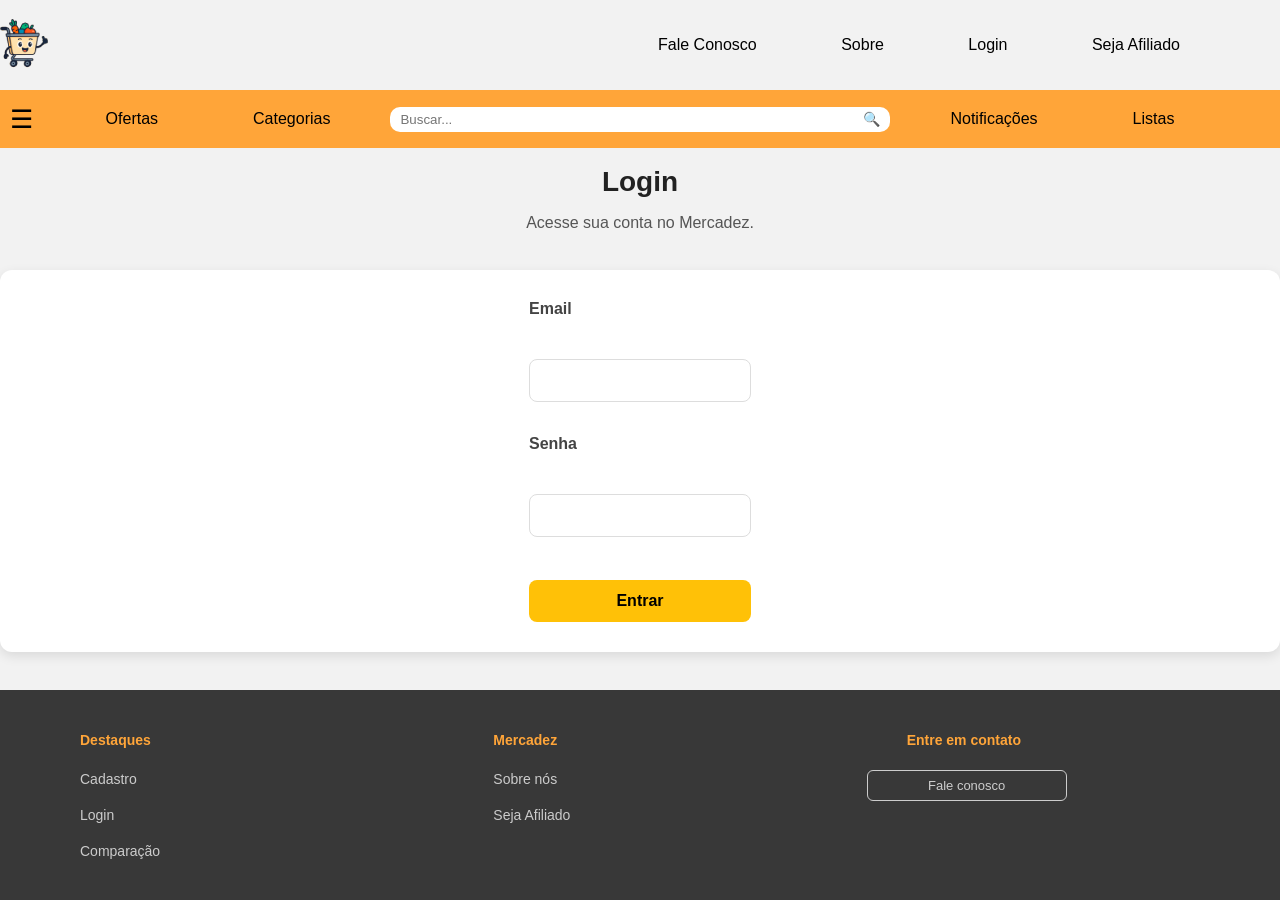
<file: login.html>
<!DOCTYPE html>
<html lang="pt-br">
<head>
<meta charset="UTF-8">
<meta name="viewport" content="width=device-width, initial-scale=1.0">
<title>Login - Mercadez</title>
<link rel="stylesheet" href="./css/style.css">
<link rel="icon" href="./images/icons/precinho_menor.png" type="image/png">
</head>

<body>
<div class="pagina">

<header>
    <div class="top_header">
        <nav>
            <a href="./index.html"><img src="./images/icons/precinho_menor.png" class="precinho"></a>
            <ul class="cima">
                <li><a href="./fale_conosco.html">Fale Conosco</a></li>
                <li><a href="./sobre.html">Sobre</a></li>
                <li><a href="./login.html">Login</a></li>
                <li><a href="./cadastro_afiliado.html">Seja Afiliado</a></li>
            </ul>
        </nav>
    </div>

    <div class="bottom_header">
        <div class="container">
            <nav>
                <div class="menu-lateral-btn" onclick="abrirMenu()">☰</div>
                <ul class="esquerda">
                    <li><a href="./comparacao.html">Ofertas</a></li>
                    <li><a href="./categorias.html">Categorias</a></li>
                </ul>
                <div class="pesquisa">
                    <input type="text" placeholder="Buscar...">
                </div>
                <ul class="direita">
                    <li><a href="./notificacoes.html">Notificações</a></li>
                    <li><a href="./listas.html">Listas</a></li>
                </ul>
            </nav>
        </div>
    </div>
</header>

<!-- SIDEBAR -->
<div id="menuLateral" class="menu-lateral">
    <div class="menu-header">
        <span onclick="fecharMenu()">✖</span>
        <h3>Menu</h3>
    </div>
    <a href="./index.html">Destaques</a>
    <a href="./form_cadastro.html">Cadastro</a>
    <a href="./fale_conosco.html">Fale Conosco</a>
    <a href="./sobre.html">Sobre</a>
    <a href="./cadastro_afiliado.html">Seja Afiliado</a>
</div>

<main>
    <div class="sidenav">
        <div class="login-main-text"><br>
            <h2 class="titulocadastro">Login</h2>
            <p>Acesse sua conta no Mercadez.</p><br>
        </div>
    </div>

    <div class="form">
        <div class="login-form">
            <form id="formLogin">
                <div class="form-group">
                    <label>Email</label><br><br>
                    <input type="email" class="form-control" id="email_user" required>
                </div>
                <div class="form-group"><br>
                    <label>Senha</label><br><br>
                    <input type="password" class="form-control" id="senha_user" required><br>
                </div>
                <button type="submit" class="btn btn-secondary">Entrar</button>
            </form>
        </div>
    </div>
</main>

<footer>
    <div class="footer">
        <nav>
            <ul class="lista-esquerda">
                <li class="titulo">Destaques</li>
                <li><a href="./form_cadastro.html">Cadastro</a></li>
                <li><a href="./login.html">Login</a></li>
                <li><a href="./comparacao.html">Comparação</a></li>
            </ul>
            <ul class="centro">
                <li class="titulo">Mercadez</li>
                <li><a href="./sobre.html">Sobre nós</a></li>
                <li><a href="./cadastro_afiliado.html">Seja Afiliado</a></li>
            </ul>
            <ul class="lista-direita">
                <li class="titulo">Entre em contato</li>
                <a class="botao" href="./fale_conosco.html"><button>Fale conosco</button></a>
            </ul>
        </nav>
    </div>
</footer>

</div>

<script src="./js/api.js"></script>
<script src="./js/busca.js"></script>
<script src="./js/login.js"></script>

</body>
</html>
</file>
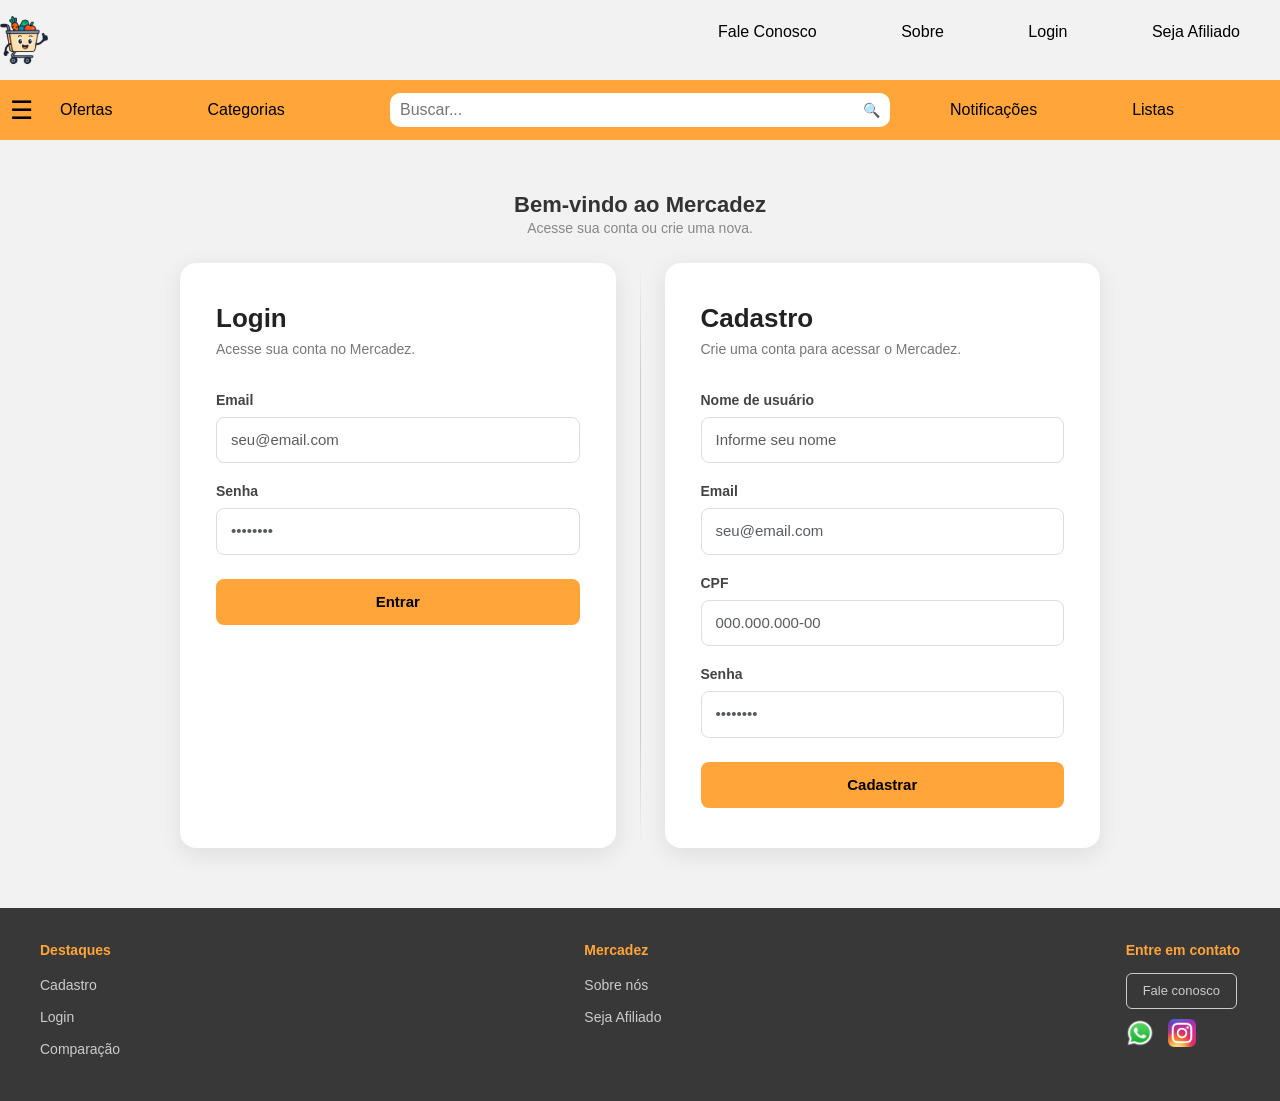
<file: login_cadastro.html>
<!DOCTYPE html>
<html lang="pt-br">
<head>
  <meta charset="UTF-8">
  <meta name="viewport" content="width=device-width, initial-scale=1.0">
  <title>Login / Cadastro - Mercadez</title>

  <!-- Bootstrap 5 -->
  <link href="https://cdn.jsdelivr.net/npm/bootstrap@5.3.3/dist/css/bootstrap.min.css" rel="stylesheet">
  <link rel="icon" href="./images/icons/precinho_menor.png" type="image/png">
  <link rel="stylesheet" href="./css/style.css">

  <style>

    /* ===== FOOTER ===== */
    footer {
      background-color: #383838;
      color: white;
      padding: 32px 40px;
    }

    footer .footer-nav {
      display: flex;
      justify-content: space-between;
      flex-wrap: wrap;
      gap: 32px;
    }

    footer ul {
      list-style: none;
      padding: 0;
      margin: 0;
    }

    footer ul li { margin-bottom: 8px; }

    footer ul li a {
      color: #ccc;
      text-decoration: none;
      font-size: 14px;
      transition: color 0.2s;
    }

    footer ul li a:hover { color: var(--amarelo); }

    footer .footer-title {
      color: var(--amarelo);
      font-weight: 700;
      font-size: 14px;
      margin-bottom: 12px;
      display: block;
    }

    footer .btn-footer {
      background: transparent;
      border: 1.5px solid #ccc;
      color: #ccc;
      border-radius: 6px;
      padding: 7px 16px;
      font-size: 13px;
      cursor: pointer;
      transition: border-color 0.2s, color 0.2s;
    }

    footer .btn-footer:hover { border-color: var(--amarelo); color: var(--amarelo); }

    footer .logos { display: flex; gap: 10px; margin-top: 12px; }

    footer .logos img { width: 28px; height: 28px; }

    /* ===== RESPONSIVIDADE ===== */
    @media (max-width: 768px) {
      .top_header .nav-links { gap: 14px; }
      .top_header nav { padding: 10px 16px; }

      .bottom_header .pesquisa input { width: 180px; }

      .auth-wrapper {
        flex-direction: column !important;
      }

      .divider-vertical { display: none; }
      .divider-horizontal { display: block; }

      .auth-card { padding: 30px 22px; }
    }

    @media (max-width: 480px) {
      .top_header .nav-links li:not(:last-child) { display: none; }
      .bottom_header .pesquisa input { width: 120px; }
    }
  </style>
</head>

<body>
<div class="pagina d-flex flex-column min-vh-100">

  <!-- ===== HEADER ===== -->
  <header>
    <!-- Top Header -->
    <div class="top_header">
      <nav>
        <a href="./index.html">
          <img src="./images/icons/precinho_menor.png" class="precinho" alt="Mercadez">
        </a>
        <ul class="nav-links" style="margin-left: auto; width: auto; padding-right: 0;">
          <li><a href="./fale_conosco.html">Fale Conosco</a></li>
          <li><a href="./sobre.html">Sobre</a></li>
          <li><a href="./login_cadastro.html">Login</a></li>
          <li><a href="./cadastro_afiliado.html">Seja Afiliado</a></li>
        </ul>
      </nav>
    </div>

    <!-- Bottom Header -->
    <div class="bottom_header">
      <nav>
        <div class="menu-lateral-btn" onclick="abrirMenu()">☰</div>
        <ul>
          <li><a href="./comparacao.html">Ofertas</a></li>
          <li><a href="./categorias.html">Categorias</a></li>
        </ul>
        <div class="pesquisa">
          <input type="text" placeholder="Buscar...">
        </div>
        <ul>
          <li><a href="./notificacoes.html">Notificações</a></li>
          <li><a href="./listas.html">Listas</a></li>
        </ul>
      </nav>
    </div>
  </header>

  <!-- ===== SIDEBAR ===== -->
  <div id="menuLateral" class="menu-lateral">
    <div class="menu-header">
      <span onclick="fecharMenu()">✖</span>
      <h3 class="text-white mb-0">Menu</h3>
    </div>
    <a href="./index.html">Destaques</a>
    <a href="./login_cadastro.html">Login / Cadastro</a>
    <a href="./fale_conosco.html">Fale Conosco</a>
    <a href="./sobre.html">Sobre</a>
    <a href="./cadastro_afiliado.html">Seja Afiliado</a>
  </div>

  <!-- ===== MAIN ===== -->
  <main class="flex-grow-1 auth-section">
    <div class="container" style="max-width: 960px;">

      <!-- Título da página -->
      <div class="text-center mb-4">
        <h1 class="fw-bold" style="font-size:22px; color:#333;">Bem-vindo ao Mercadez</h1>
        <p style="color:#888; font-size:14px;">Acesse sua conta ou crie uma nova.</p>
      </div>

      <!-- Wrapper dos dois cards -->
      <div class="d-flex align-items-stretch auth-wrapper">

        <!-- ===== CARD LOGIN ===== -->
        <div class="auth-card">
          <h2>Login</h2>
          <p class="subtitle">Acesse sua conta no Mercadez.</p>

          <form id="formLogin" novalidate>
            <div class="mb-3">
              <label for="email_login" class="form-label">Email</label>
              <input type="email" class="form-control" id="email_login" placeholder="seu@email.com" required>
            </div>
            <div class="mb-4">
              <label for="senha_login" class="form-label">Senha</label>
              <input type="password" class="form-control" id="senha_login" placeholder="••••••••" required>
            </div>
            <button type="submit" class="btn-mercadez btn-amarelo">Entrar</button>
          </form>
        </div>

        <!-- Divisor vertical (desktop) / horizontal (mobile) -->
        <div class="divider-vertical d-none d-md-block"></div>
        <div class="divider-horizontal">ou</div>

        <!-- ===== CARD CADASTRO ===== -->
        <div class="auth-card">
          <h2>Cadastro</h2>
          <p class="subtitle">Crie uma conta para acessar o Mercadez.</p>

          <form id="formCadastro" novalidate>
            <div class="mb-3">
              <label for="name_user" class="form-label">Nome de usuário</label>
              <input type="text" class="form-control" id="name_user" placeholder="Informe seu nome" required>
            </div>
            <div class="mb-3">
              <label for="email_user" class="form-label">Email</label>
              <input type="email" class="form-control" id="email_user" placeholder="seu@email.com" required>
            </div>
            <div class="mb-3">
              <label for="cpf_user" class="form-label">CPF</label>
              <input type="text" class="form-control" id="cpf_user" placeholder="000.000.000-00" required>
            </div>
            <div class="mb-4">
              <label for="senha_user" class="form-label">Senha</label>
              <input type="password" class="form-control" id="senha_user" placeholder="••••••••" required>
            </div>
            <button type="submit" class="btn-mercadez btn-amarelo">Cadastrar</button>
          </form>
        </div>

      </div><!-- /auth-wrapper -->
    </div><!-- /container -->
  </main>

  <!-- ===== FOOTER ===== -->
  <footer>
    <div class="footer-nav">
      <div>
        <span class="footer-title">Destaques</span>
        <ul>
          <li><a href="./login_cadastro.html">Cadastro</a></li>
          <li><a href="./login_cadastro.html">Login</a></li>
          <li><a href="./comparacao.html">Comparação</a></li>
        </ul>
      </div>
      <div>
        <span class="footer-title">Mercadez</span>
        <ul>
          <li><a href="./sobre.html">Sobre nós</a></li>
          <li><a href="./cadastro_afiliado.html">Seja Afiliado</a></li>
        </ul>
      </div>
      <div>
        <span class="footer-title">Entre em contato</span>
        <a href="./fale_conosco.html">
          <button class="btn-footer">Fale conosco</button>
        </a>
        <div class="logos mt-2">
          <a href="#"><img src="./images/icons/WhatsApp.svg.png" alt="WhatsApp"></a>
          <a href="#"><img src="./images/icons/Instagram_icon.png.webp" alt="Instagram"></a>
        </div>
      </div>
    </div>
  </footer>

</div><!-- /pagina -->

<!-- Bootstrap JS -->
<script src="https://cdn.jsdelivr.net/npm/bootstrap@5.3.3/dist/js/bootstrap.bundle.min.js"></script>

<!-- Scripts do projeto -->
<script src="./js/api.js"></script>
<script src="./js/busca.js"></script>
<script src="./js/login.js"></script>
<script src="./js/cadastro_usuario.js"></script>

<script>
  function abrirMenu() {
    document.getElementById('menuLateral').classList.add('ativo');
  }
  function fecharMenu() {
    document.getElementById('menuLateral').classList.remove('ativo');
  }
</script>

</body>
</html>
</file>
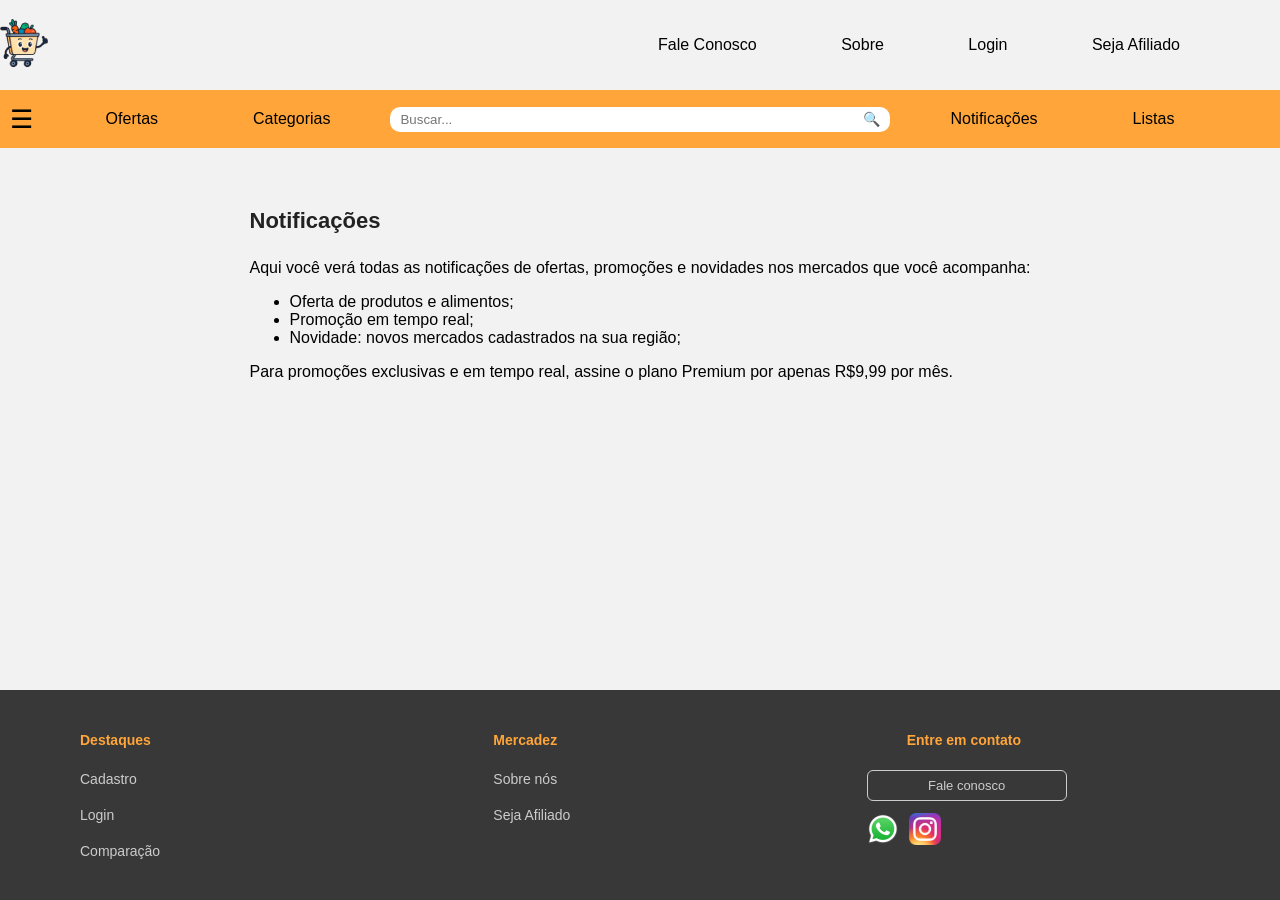
<file: notificacoes.html>
<!DOCTYPE html>
<html lang="pt-br">
<head>
    <meta charset="UTF-8">
    <meta name="viewport" content="width=device-width, initial-scale=1.0">
    <title>Notificações - Mercadez</title>
    <link rel="stylesheet" href="./css/style.css">
    <link rel="icon" href="./images/icons/precinho_menor.png" type="image/png">
</head>
<body>
<div class="pagina">

    <header>
        <div class="top_header">
            <nav>
                <a href="./index.html"><img src="./images/icons/precinho_menor.png" class="precinho"></a>
                <ul class="cima">
                    <li><a href="./fale_conosco.html">Fale Conosco</a></li>
                    <li><a href="./sobre.html">Sobre</a></li>
                    <li><a href="./login.html">Login</a></li>
                    <li><a href="./cadastro_afiliado.html">Seja Afiliado</a></li>
                </ul>
            </nav>
        </div>
        <div class="bottom_header">
            <div class="container">
                <nav>
                    <div class="menu-lateral-btn" onclick="abrirMenu()">☰</div>
                    <ul class="esquerda">
                        <li><a href="./comparacao.html">Ofertas</a></li>
                        <li><a href="./categorias.html">Categorias</a></li>
                    </ul>
                    <div class="pesquisa">
                        <input type="text" placeholder="Buscar...">
                    </div>
                    <ul class="direita">
                        <li><a href="./notificacoes.html">Notificações</a></li>
                        <li><a href="./listas.html">Listas</a></li>
                    </ul>
                </nav>
            </div>
        </div>
    </header>

    <!-- SIDEBAR -->
    <div id="menuLateral" class="menu-lateral">
        <div class="menu-header">
            <span onclick="fecharMenu()">✖</span>
            <h3>Menu</h3>
        </div>
        <a href="./index.html">Destaques</a>
        <a href="./form_cadastro.html">Cadastro</a>
        <a href="./fale_conosco.html">Fale Conosco</a>
        <a href="./sobre.html">Sobre</a>
        <a href="./cadastro_afiliado.html">Seja Afiliado</a>
    </div>

    <main class="secao">
        <h2>Notificações</h2>
        <p>Aqui você verá todas as notificações de ofertas, promoções e novidades nos mercados que você acompanha:</p>
        <ul>
            <li>Oferta de produtos e alimentos;</li>
            <li>Promoção em tempo real;</li>
            <li>Novidade: novos mercados cadastrados na sua região;</li>
        </ul>
        <p>Para promoções exclusivas e em tempo real, assine o plano Premium por apenas R$9,99 por mês.</p>
    </main>

    <footer>
        <div class="footer">
            <nav>
                <ul class="lista-esquerda">
                    <li class="titulo">Destaques</li>
                    <li><a href="./form_cadastro.html">Cadastro</a></li>
                    <li><a href="./login.html">Login</a></li>
                    <li><a href="./comparacao.html">Comparação</a></li>
                </ul>
                <ul class="centro">
                    <li class="titulo">Mercadez</li>
                    <li><a href="./sobre.html">Sobre nós</a></li>
                    <li><a href="./cadastro_afiliado.html">Seja Afiliado</a></li>
                </ul>
                <ul class="lista-direita">
                    <li class="titulo">Entre em contato</li>
                    <a class="botao" href="./fale_conosco.html"><button>Fale conosco</button></a>
                    <div class="logos">
                        <a href="#"><img src="./images/icons/WhatsApp.svg.png" alt="whatsapp"></a>
                        <a href="#"><img src="./images/icons/Instagram_icon.png.webp" alt="instagram"></a>
                    </div>
                </ul>
            </nav>
        </div>
    </footer>

</div>

<script src="./js/api.js"></script>
<script src="./js/busca.js"></script>

</body>
</html>
</file>
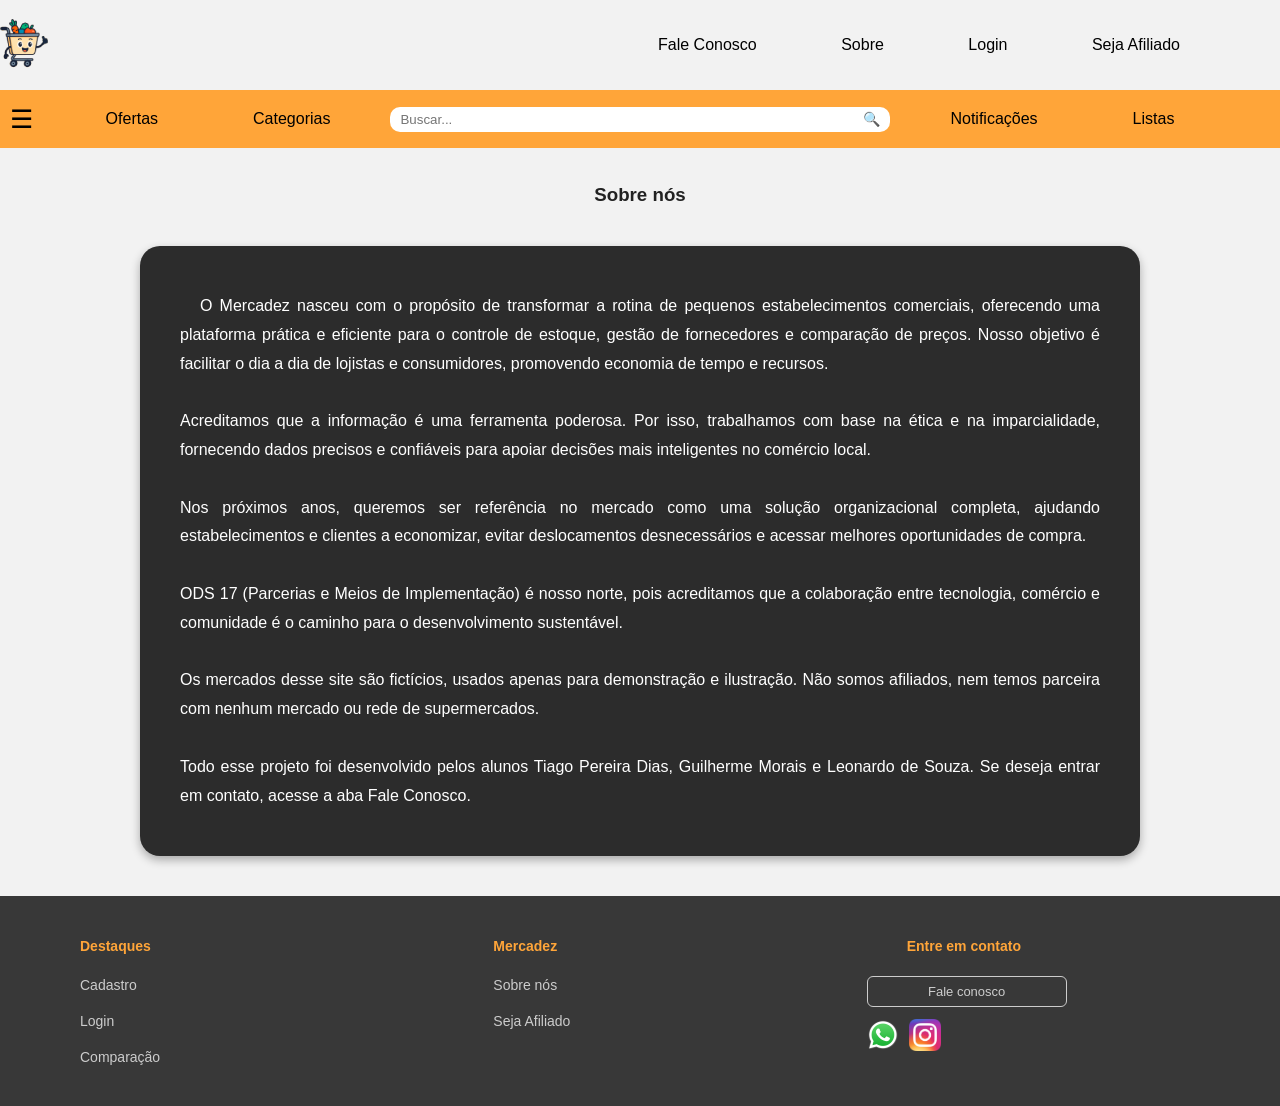
<file: sobre.html>
<!DOCTYPE html>
<html lang="pt-br">
<head>
<meta charset="UTF-8">
<meta name="viewport" content="width=device-width, initial-scale=1.0">
<title>Sobre Nós - Mercadez</title>
<link rel="stylesheet" href="./css/style.css">
<link rel="icon" href="./images/icons/precinho_menor.png" type="image/png">
</head>
<body>
<div class="pagina">

    <header>
        <div class="top_header">
            <nav>
                <a href="./index.html"><img src="./images/icons/precinho_menor.png" class="precinho"></a>
                <ul class="cima">
                    <li><a href="./fale_conosco.html">Fale Conosco</a></li>
                    <li><a href="./sobre.html">Sobre</a></li>
                    <li><a href="./login.html">Login</a></li>
                    <li><a href="./cadastro_afiliado.html">Seja Afiliado</a></li>
                </ul>
            </nav>
        </div>
        <div class="bottom_header">
            <div class="container">
                <nav>
                    <div class="menu-lateral-btn" onclick="abrirMenu()">☰</div>
                    <ul class="esquerda">
                        <li><a href="./comparacao.html">Ofertas</a></li>
                        <li><a href="./categorias.html">Categorias</a></li>
                    </ul>
                    <div class="pesquisa">
                        <input type="text" placeholder="Buscar...">
                    </div>
                    <ul class="direita">
                        <li><a href="./notificacoes.html">Notificações</a></li>
                        <li><a href="./listas.html">Listas</a></li>
                    </ul>
                </nav>
            </div>
        </div>
    </header>

    <!-- SIDEBAR -->
    <div id="menuLateral" class="menu-lateral">
        <div class="menu-header">
            <span onclick="fecharMenu()">✖</span>
            <h3>Menu</h3>
        </div>
        <a href="./index.html">Destaques</a>
        <a href="./form_cadastro.html">Cadastro</a>
        <a href="./fale_conosco.html">Fale Conosco</a>
        <a href="./sobre.html">Sobre</a>
        <a href="./cadastro_afiliado.html">Seja Afiliado</a>
    </div>

    <main><br><br>
        <h3 class="titulocadastro">Sobre nós</h3>
        <div class="caixa-sobre">
            <p>
            O Mercadez nasceu com o propósito de transformar a rotina de pequenos estabelecimentos comerciais, oferecendo uma plataforma prática e eficiente para o controle de estoque, gestão de fornecedores e comparação de preços. Nosso objetivo é facilitar o dia a dia de lojistas e consumidores, promovendo economia de tempo e recursos. <br><br>
            Acreditamos que a informação é uma ferramenta poderosa. Por isso, trabalhamos com base na ética e na imparcialidade, fornecendo dados precisos e confiáveis para apoiar decisões mais inteligentes no comércio local. <br><br>
            Nos próximos anos, queremos ser referência no mercado como uma solução organizacional completa, ajudando estabelecimentos e clientes a economizar, evitar deslocamentos desnecessários e acessar melhores oportunidades de compra. <br><br>
            ODS 17 (Parcerias e Meios de Implementação) é nosso norte, pois acreditamos que a colaboração entre tecnologia, comércio e comunidade é o caminho para o desenvolvimento sustentável. <br><br>
            Os mercados desse site são fictícios, usados apenas para demonstração e ilustração. Não somos afiliados, nem temos parceira com nenhum mercado ou rede de supermercados.<br><br>
            Todo esse projeto foi desenvolvido pelos alunos Tiago Pereira Dias, Guilherme Morais e Leonardo de Souza. Se deseja entrar em contato, acesse a aba Fale Conosco.
            </p>
        </div>
    </main>

    <footer>
        <div class="footer">
            <nav>
                <ul class="lista-esquerda">
                    <li class="titulo">Destaques</li>
                    <li><a href="./form_cadastro.html">Cadastro</a></li>
                    <li><a href="./login.html">Login</a></li>
                    <li><a href="./comparacao.html">Comparação</a></li>
                </ul>
                <ul class="centro">
                    <li class="titulo">Mercadez</li>
                    <li><a href="./sobre.html">Sobre nós</a></li>
                    <li><a href="./cadastro_afiliado.html">Seja Afiliado</a></li>
                </ul>
                <ul class="lista-direita">
                    <li class="titulo">Entre em contato</li>
                    <a class="botao" href="./fale_conosco.html"><button>Fale conosco</button></a>
                    <div class="logos">
                        <a href="#"><img src="./images/icons/WhatsApp.svg.png" alt="whatsapp"></a>
                        <a href="#"><img src="./images/icons/Instagram_icon.png.webp" alt="instagram"></a>
                    </div>
                </ul>
            </nav>
        </div>
    </footer>

</div>

<script src="./js/api.js"></script>
<script src="./js/busca.js"></script>

</body>
</html>
</file>
<file: css/style.css>
* {
  box-sizing: border-box;
}

body{
    background-color: rgb(224, 224, 224);
    font-family: "Open Sans", sans-serif;
}

h2{
    margin: 10px;
}

nav{
    width: 100%;
    display: flex;
    align-items: center;
    justify-content: space-between;
    padding: 10px 0;
}

.logo{
    width: 100px;
    cursor: pointer;
}

nav ul{
    list-style: none;
    width: 100%;
    text-align: right;
    padding-right: 60px;
}

nav ul li{
    display: inline-block;
    margin: 10px 40px;
}

nav ul li a{
    color: black;
    text-decoration: none;
}

.bottom_header{
    display: flex;
    background-color: #ffa539;
    padding: 10px 20px;
    max-height: 60px;
    align-items: center;
}

.bottom_header nav{
    display: flex;
    justify-content: center;
    align-items: center;
    padding: 0;
    gap: 20px;
}

.bottom_header ul{
    list-style: none;
    display: flex;
    gap: 15px;
    margin: 0;
    padding: 0;
}

.pesquisa {
    position: relative;
    display: flex;
    align-items: center;
}

.pesquisa input {
    padding: 5px 35px 5px 10px;
    border-radius: 10px;
    border: none;
    width: 500px;
}

.pesquisa::after {
    content: "🔍";
    position: absolute;
    right: 10px;
    font-size: 14px;
    pointer-events: none;
}
.container{
    max-width: 1200px;
    margin: 0 auto;
    padding: 0px 20px 0 20px;
    padding-top: 0px;
}

/* footer consolidado abaixo — ver bloco FOOTER DEFINITIVO */

.botao{
    display: block;
    width: 100%;
    max-width: 200px;
    margin-top: 10px;
}

.botao button{
    width: 100%;
}

.logos{
    display: flex;
}

.logos a{
    display: flex;
    align-items: center;
    gap: 15px;
    width: 32px;
    height: 32px;
}

.container h3{
    display: block;
    margin-top: 20px;
}

.afiliados ul li{
    display: flex;
    flex-direction: row;
    justify-content: center;
    gap: 20px;
    flex-wrap: wrap;
    padding: 20px;
}

.celulares{
    width: 100px;
    height: 100px;
    border-radius: 50%;
    object-fit: cover;
    border: 1px solid #ccc;
}

.destaque{
    display: flex;
    flex-direction: row;
    justify-content: space-between;
    gap: 20px;
    flex-wrap: wrap;
    padding: 20px;
}

.destacado{
    width: 300px;
    height: 500px;
    object-fit: cover;
    border: 1px solid #ccc;
}

.propaganda{
    display: flex;
    padding: 30px;
    border-radius: 5px;
    max-width: 1000px;
    margin: 40px auto;
}

.sidenav, .main, .titulocadastro{
    display: flex;
    justify-content: center;
}

.login-form{
    margin-bottom: 20px;
    display:flex;
    justify-content: center;
}

html, body {
    height: 100%;
    margin: 0;
    padding: 0;
}

.pagina {
    display: flex;
    flex-direction: column;
    min-height: 100vh;
}

main {
    flex: 1;
    min-height: 1px;
}

/* ===== FOOTER DEFINITIVO ===== */

/* aliases para compatibilidade com HTML existente */
.lista-esquerda,
.lista-direita,
.centro {
    display: flex;
    flex-direction: column;
    align-items: flex-start;
    flex: 1;
    list-style: none;
    padding: 0;
    margin: 0;
}

.footer {
    background-color: rgb(56, 56, 56);
    color: white;
    padding: 32px 40px;
}

.footer nav {
    display: flex !important;
    justify-content: space-between !important;
    align-items: flex-start !important;
    flex-wrap: wrap !important;
    gap: 40px !important;
    padding: 0 !important;
    width: 100% !important;
}

.footer nav ul {
    display: flex !important;
    flex-direction: column !important;
    align-items: flex-start !important;
    flex: 1 !important;
    width: auto !important;
    list-style: none !important;
    padding: 0 !important;
    padding-right: 0 !important;
    margin: 0 !important;
    text-align: left !important;
}

.footer nav ul li {
    margin-bottom: 8px;
}

/* Títulos das colunas: laranja */
.footer nav ul li.titulo,
.titulo {
    color: #ffa539;
    font-weight: 700;
    font-size: 14px;
    margin-bottom: 12px;
}

/* Links brancos */
.footer nav ul li a,
.footer a {
    color: #ccc;
    text-decoration: none;
    font-size: 14px;
    transition: color 0.2s;
}

.footer nav ul li a:hover,
.footer a:hover {
    color: #ffa539;
}

/* Botão fale conosco */
.footer .botao button,
.footer button {
    background: transparent;
    border: 1.5px solid #ccc;
    color: #ccc;
    border-radius: 6px;
    padding: 7px 16px;
    font-size: 13px;
    cursor: pointer;
    transition: border-color 0.2s, color 0.2s;
}

.footer .botao button:hover,
.footer button:hover {
    border-color: #ffa539;
    color: #ffa539;
}

/* Ícones sociais */
.logos {
    display: flex;
    gap: 10px;
    margin-top: 12px;
}

.logos a img,
.footer .logos a img {
    width: 32px;
    height: 32px;
}

/* Responsivo */
@media (max-width: 768px) {
    .footer nav {
        flex-direction: column;
        gap: 24px;
    }

    .logos {
        justify-content: flex-start;
    }
}

.painel-container{
    padding: 40px 20px;
    max-width: 1000px;
    margin: auto;
    border-radius: 10px;
}

.perfil{
    display: flex;
    align-items: center;
    gap: 20px;
    margin-bottom: 40px;
}

.avatar{
    width: 120px;
    height: 120px;
    background-color: #a8d9ff;
    border-radius: 50%;
}

.perfil h2{
    font-size: 24px;
    color: #222;
}

.botoes{
    display: flex;
    gap: 20px;
    justify-content: center;
    margin-bottom: 40px;
    flex-wrap: wrap;
}

.botao-painel{
    background-color: #ffc942;
    padding: 15px 25px;
    border-radius: 5px;
    text-decoration: none;
    font-weight: bold;
    color: black;
    transition: background-color 0.3s;
}

.botao:hover{
    background-color: #e0aa2f;
}

.tabela-produtos{
    width: 90%;
    max-width: 1000px;
    margin: 20px auto;
    border-collapse: collapse;
    border-radius: 10px;
    overflow: hidden;
    box-shadow: 0px 2px 8px rgba(0, 0, 0, 0.1);
    background-color: white;
}

.tabela-produtos thead{
    background-color: #f5f5f5;
}

.tabela-produtos th,
.tabela-produtos td{
    text-align: left;
    padding: 16px;
    font-size: 14px;
    border-bottom: 1px solid #ddd;
}

.tabela-produtos th{
    font-weight: 600;
    color: #333;
}

.tabela-produtos tr:hover {
    background-color: #f9f9f9;
}

.login-main-text p{
    display: flex;
    justify-content: center;
}

input[class="form-control"]{
    display: flex;
    width: 100%;
    max-width: 400px;
    box-sizing: border-box;
}

.produto{
    display: flex;
    align-items: center;
    justify-content: center;
    margin-bottom: 30px;
    gap: 30px;
}

.produto img{
    width: 150px;
    border: 3px solid white;
    background-color: white;
    padding: 5px;
}

.info-produto{
    background-color: white;
    padding: 10px 20px;
    border-radius: 5px;
    font-size: 16px;
    color: black;
}

.melhor-preco{
    background-color: #ffc107;
    padding: 5px 10px;
    font-weight: bold;
    font-size: 18px;
    margin-bottom: 10px;
}

.subtitulo{
    text-align: center;
    font-size: 18px;
    color: #333;
    margin-bottom: 40px;
}

.nome-produto{
    font-size: 20px;
    color: black;
    margin-bottom: 10px;
}

.caixa-sobre{
    background-color: #2c2c2c;
    color: white;
    padding: 30px 40px;
    margin: 40px auto;
    border-radius: 20px;
    width: 80%;
    max-width: 1000px;
    text-align: justify;
    line-height: 1.8;
    box-shadow: 0 4px 10px rgba(0,0,0,0.3);
}

.caixa-sobre p{
    text-indent: 20px;
}

.painel-info{
    background-color: white;
    padding: 30px;
    border-radius: 10px;
    max-width: 600px;
    margin: auto;
    box-shadow: 0px 2px 8px rgba(0, 0, 0, 0.1);
    display: flex;
    flex-direction: column;
    gap: 15px;
    font-size: 16px;
    color: #333;
}

.painel-info strong{
    width: 150px;
    display: inline-block;
}

.botao-painel.excluir{
    background-color: #e74c3c;
    color: white;
    margin-left: 10px;
}

.botao-painel.excluir:hover{
    background-color: #c0392b;
}
.avisos {
    font-size: 14px;       /* tamanho da fonte menor */
    color: red;            /* mantém em vermelho */
    font-weight: bold;     
    text-align: left;      /* alinha o texto à esquerda */
    margin-bottom: 20px;   /* espaçamento abaixo */
}
/* ================= GERAL ================= */
body{
    background-color: #f2f2f2;
    font-family: "Open Sans", sans-serif;
    margin: 0;
}

h1, h2, h3{
    margin: 0;
    color: #222;
}

/* ================= HEADER TOPO ================= */
.header-top{
    background-color: white;
    border-bottom: 1px solid #ddd;
}

.nav-top{
    max-width: 1200px;
    margin: auto;
    padding: 10px 20px;
    display: flex;
    align-items: center;
    justify-content: space-between;
}

.logo{
    width: 80px;
}

.menu-top{
    list-style: none;
    display: flex;
    gap: 30px;
}

.menu-top li a{
    text-decoration: none;
    color: #333;
    font-weight: 600;
}

/* ================= HERO ================= */
.hero{
    background-color: #ffc942;
    padding: 40px 20px;
}

.hero-content{
    max-width: 1200px;
    margin: auto;
    display: flex;
    align-items: center;
    gap: 40px;
}

.hero-mascote img{
    width: 180px;
}

.hero-texto h1{
    font-size: 32px;
    margin-bottom: 20px;
}

.busca{
    display: flex;
    width: 100%;
    max-width: 500px;
}

.busca input{
    flex: 1;
    padding: 12px;
    border-radius: 8px 0 0 8px;
    border: none;
    font-size: 16px;
}

.busca button{
    padding: 0 20px;
    border: none;
    background-color: #333;
    color: white;
    border-radius: 0 8px 8px 0;
    cursor: pointer;
}

/* ================= ATALHOS ================= */
.atalhos{
    display: flex;
    justify-content: center;
    gap: 40px;
    padding: 30px 20px;
    background-color: #fff;
}

.atalho{
    display: flex;
    flex-direction: column;
    align-items: center;
    font-weight: 600;
    cursor: pointer;
}

.atalho img{
    width: 48px;
    margin-bottom: 8px;
}

/* ================= SEÇÕES ================= */
.secao{
    max-width: 1200px;
    margin: 40px auto;
    padding: 0 20px;
}

.secao h2{
    margin-bottom: 20px;
}

/* ================= PRODUTOS EM DESTAQUE ================= */
.cards{
    display: flex;
    gap: 20px;
    flex-wrap: wrap;
}

.card{
    width: 300px;
    height: 160px;
    background-color: #e0e0e0;
    border-radius: 10px;
}

/* ================= COMPARAÇÃO ================= */
.comparacao{
    display: flex;
    gap: 20px;
    flex-wrap: wrap;
}

.box{
    background-color: white;
    padding: 20px;
    border-radius: 10px;
    width: 260px;
    box-shadow: 0 2px 6px rgba(0,0,0,0.1);
}

.box span{
    font-size: 14px;
    color: #555;
}

.box strong{
    display: block;
    margin-top: 10px;
    font-size: 22px;
    color: #000;
}

/* ================= CATEGORIAS ================= */
.categorias{
    list-style: none;
    padding: 0;
}

.categorias li{
    margin-bottom: 10px;
    font-size: 18px;
}

/* ================= MENU INFERIOR ================= */
.menu-bottom{
    position: fixed;
    bottom: 0;
    width: 100%;
    background-color: white;
    border-top: 1px solid #ddd;
    display: flex;
    justify-content: space-around;
    padding: 10px 0;
}

.menu-bottom a{
    text-decoration: none;
    color: #333;
    font-weight: 600;
}

.menu-bottom a.active{
    color: #ffc942;
}
/* ================= AJUSTE GERAL DAS SEÇÕES ================= */
.secao{
    max-width: 1200px;
    margin: 60px auto;
    padding: 0 20px;
}

.secao h2{
    margin-bottom: 25px;
    font-size: 22px;
    text-align: left;
}

/* ================= PRODUTOS EM DESTAQUE ================= */
.cards{
    display: flex;
    justify-content: center;
    gap: 30px;
    flex-wrap: wrap;
}

.card{
    width: 280px;
    height: 360px;
    background-color: white;
    border-radius: 14px;
    box-shadow: 0 4px 12px rgba(0,0,0,0.1);
    display: flex;
    align-items: center;
    justify-content: center;
}

.card img{
    max-width: 85%;
    max-height: 85%;
    object-fit: contain;
}

/* ================= BLOCO COMPARAÇÃO ================= */
.comparacao{
    display: flex;
    gap: 20px;
}

.comparacao .box{
    flex: 1;
    background-color: white;
    padding: 30px 20px;
    border-radius: 14px;
    box-shadow: 0 4px 12px rgba(0,0,0,0.1);
    text-align: center;
}

.comparacao .box span{
    font-size: 14px;
    color: #777;
}

.comparacao .box strong{
    display: block;
    margin-top: 12px;
    font-size: 24px;
}

/* ================= MARCAS MAIS VENDIDAS ================= */
.categorias{
    margin-top: 20px;
}

.categorias li{
    background-color: white;
    padding: 16px 20px;
    border-radius: 14px;
    margin-bottom: 14px;
    font-size: 16px;
    box-shadow: 0 4px 12px rgba(0,0,0,0.1);
    list-style: none;
}

/* ================= SEPARAÇÃO VISUAL ENTRE AS DUAS ================= */
.secao + .secao{
    margin-top: 80px;
}

/* ================= RESPONSIVO ================= */
@media (max-width: 900px){
    .comparacao{
        flex-direction: column;
    }

    .cards{
        gap: 20px;
    }
}
.form-contato {
    display: flex;
    flex-direction: column;
    gap: 15px;
    max-width: 500px;
    margin: 0 auto;
}

.form-contato input, 
.form-contato textarea {
    padding: 10px;
    border-radius: 8px;
    border: 1px solid #ccc;
}

.form-contato button {
    background-color: #ffc107;
    border: none;
    padding: 12px;
    border-radius: 8px;
    font-weight: bold;
    cursor: pointer;
    transition: 0.3s;
}

.form-contato button:hover {
    background-color: #e0aa2f;
}
/* ================= FORMULÁRIOS BONITOS ================= */
.login-form {
    background-color: #ffffff; /* fundo branco */
    padding: 30px 30px;
    border-radius: 12px;
    box-shadow: 0 4px 12px rgba(0, 0, 0, 0.1);
    display: flex;
    flex-direction: column;
    align-items: center;
}

.login-main-text h2 {
    color: #222;
    font-size: 28px;
    margin-bottom: 10px;
    font-weight: 700;
}

.login-main-text p {
    color: #555;
    margin-bottom: 20px;
    text-align: center;
}

.form-group {
    width: 100%;
    margin-bottom: 15px;
}

.form-group label {
    font-weight: 600;
    color: #444;
    display: block;
    margin-bottom: 5px;
}

.form-group input {
    width: 100%;
    max-width: 400px;
    padding: 12px 15px;
    border-radius: 8px;
    border: 1px solid #ddd;
    font-size: 15px;
    transition: all 0.3s ease;
}

.form-group input:focus {
    border-color: #ffc107;
    box-shadow: 0 0 6px rgba(255, 193, 7, 0.4);
    outline: none;
}

/* Botões */
.btn {
    width: 100%;
    max-width: 400px;
    padding: 12px;
    border-radius: 8px;
    font-size: 16px;
    font-weight: 600;
    cursor: pointer;
    border: none;
    transition: background-color 0.3s ease;
    margin-top: 10px;
}

.btn.btn-secondary {
    background-color: #ffc107;
    color: #000;
}

.btn.btn-secondary:hover {
    background-color: #e0aa2f;
}

.btn.btn-black {
    background-color: #333;
    color: #fff;
}

.btn.btn-black:hover {
    background-color: #000;
}
/* ================= MOBILE FINAL LIMPO ================= */
@media (max-width: 768px) {

  body {
    overflow-x: hidden;
  }

  /* HEADER */
  nav {
    flex-direction: column;
    align-items: center;
  }

  nav ul {
    flex-direction: column;
    padding: 0;
    margin: 0;
    text-align: center;
  }

  nav ul li {
    margin: 6px 0;
  }

  .bottom_header {
    flex-direction: column;
    gap: 10px;
  }

  .pesquisa input {
    width: 100%;
    max-width: 90%;
  }

  /* HERO */
  .hero-content {
    flex-direction: column;
    text-align: center;
  }

  .hero-mascote {
    display: none;
  }

  .hero-texto h1 {
    font-size: 22px;
  }

  /* ATALHOS */
  .atalhos {
    display: grid;
    grid-template-columns: repeat(2, 1fr);
    gap: 15px;
  }

  /* CARDS */
  .cards {
    flex-direction: column;
    align-items: center;
  }

  .card {
    width: 90%;
    max-width: 320px;
  }

  /* FOOTER */
  .footer nav {
    flex-direction: column;
    text-align: center;
    gap: 25px;
  }

  .logos {
    justify-content: center;
  }
}
/* =========================
   MOBILE – CORREÇÃO DEFINITIVA DE SOBREPOSIÇÃO
   (MESMA LÓGICA DO INDEX)
   ========================= */
@media (max-width: 768px) {

  /* Header não pode sobrepor conteúdo */
  header,
  nav,
  .top_header,
  .bottom_header {
    position: relative !important;
    z-index: 1 !important;
    height: auto !important;
  }

  /* Garante que o conteúdo comece abaixo do header */
  main,
  .pagina,
  .container,
  section {
    position: relative;
    z-index: 2;
  }

  /* Remove qualquer deslocamento antigo */
  body {
    padding-top: 0 !important;
    overflow-x: hidden;
  }

}
/* =====================================
   MOBILE – CORREÇÃO DEFINITIVA DE BLOQUEIO
   ===================================== */
@media (max-width: 768px) {

  /* Remove QUALQUER menu fixo que bloqueia clique */
  body:not(.home) .menu-bottom,
  body:not(.home) .bottom_header {
    display: none !important;
    pointer-events: none !important;
    height: 0 !important;
    overflow: hidden !important;
  }

  /* Garante que o conteúdo seja clicável */
  body:not(.home) main,
  body:not(.home) .pagina,
  body:not(.home) .container {
    position: relative;
    z-index: 10;
    pointer-events: auto;
  }

}
/* =========================
   MOBILE – ESCONDER MENU SOBREPOSTO
   SOMENTE FORA DO INDEX
   ========================= */
@media (max-width: 768px) {

  body:not(.home) .bottom_header {
    display: none !important;
  }

}
/* =====================================
   MOBILE – CORREÇÃO DEFINITIVA DE BLOQUEIO
   ===================================== */
@media (max-width: 768px) {

  /* Remove QUALQUER menu fixo que bloqueia clique */
  body:not(.home) .menu-bottom,
  body:not(.home) .bottom_header {
    display: none !important;
    pointer-events: none !important;
    height: 0 !important;
    overflow: hidden !important;
  }

  /* Garante que o conteúdo seja clicável */
  body:not(.home) main,
  body:not(.home) .pagina,
  body:not(.home) .container {
    position: relative;
    z-index: 10;
    pointer-events: auto;
  }

}
/* =========================
   MOBILE – CORREÇÃO DEFINITIVA DE SOBREPOSIÇÃO
   (MESMA LÓGICA DO INDEX)
   ========================= */
@media (max-width: 768px) {

  /* Header não pode sobrepor conteúdo */
  header,
  nav,
  .top_header,
  .bottom_header {
    position: relative !important;
    z-index: 1 !important;
    height: auto !important;
  }

  /* Garante que o conteúdo comece abaixo do header */
  main,
  .pagina,
  .container,
  section {
    position: relative;
    z-index: 2;
  }

  /* Remove qualquer deslocamento antigo */
  body {
    padding-top: 0 !important;
    overflow-x: hidden;
  }

}
/* BOTÃO ☰ */
.menu-lateral-btn {
    font-size: 26px;        
    cursor: pointer;
    color: black;            
    position: absolute;
    left: 10px;      
}

/* MENU ESCONDIDO */
.menu-lateral {
    position: fixed;
    top: 0;
    left: -300px; 
    width: 260px;
    height: 100%;
    background-color: #111;
    color: white;
    padding: 20px;
    transition: 0.3s;
    z-index: 999;
}

/* QUANDO ABRE */
.menu-lateral.ativo {
    left: 0;
}

/* HEADER DO MENU */
.menu-header {
    display: flex;
    justify-content: space-between;
    align-items: center;
    margin-bottom: 20px;
}

.menu-header span {
    cursor: pointer;
    font-size: 20px;
}

/* LINKS */
.menu-lateral a {
    display: block;
    color: #ddd;
    text-decoration: none;
    padding: 12px 10px;
    border-radius: 5px;
    margin-bottom: 8px;
    transition: 0.2s;
}


.menu-lateral-btn:hover {
    transform: scale(1.1);
}
/* ================= PÁGINA COMPARAÇÃO ================= */
.comparacao-subtitulo {
    color: #666;
    font-size: 15px;
    margin-bottom: 30px;
    margin-top: 4px;
}

.produto-card {
    background: white;
    border-radius: 16px;
    box-shadow: 0 4px 16px rgba(0,0,0,0.1);
    display: flex;
    overflow: hidden;
    width: 100%;
    margin-bottom: 24px;
    transition: transform 0.2s, box-shadow 0.2s;
}

.produto-card:hover {
    transform: translateY(-3px);
    box-shadow: 0 8px 24px rgba(0,0,0,0.15);
}

.produto-card-img {
    background-color: #f9f9f9;
    display: flex;
    flex-direction: column;
    align-items: center;
    justify-content: center;
    padding: 24px 20px;
    min-width: 160px;
    border-right: 1px solid #eee;
}

.produto-card-img img {
    width: 110px;
    height: 110px;
    object-fit: contain;
}

.produto-card-img h3 {
    margin-top: 12px;
    font-size: 15px;
    text-align: center;
    color: #333;
}

.produto-card-info {
    flex: 1;
    padding: 24px 28px;
    display: flex;
    flex-direction: column;
    justify-content: center;
    gap: 10px;
}

.produto-card-info p {
    margin: 0;
    color: #555;
    font-size: 15px;
}

.produto-melhor-preco {
    background: #ffc107;
    color: #000;
    font-weight: 700;
    font-size: 16px;
    padding: 10px 16px;
    border-radius: 8px;
    display: flex;
    align-items: center;
    gap: 8px;
    flex-wrap: wrap;
}

.badge-promo {
    background: #e53935;
    color: white;
    font-size: 12px;
    padding: 3px 8px;
    border-radius: 20px;
    margin-left: auto;
}

.ver-precos {
    color: #ffa539;
    font-weight: 600;
    font-size: 14px;
    text-decoration: none;
    margin-top: 4px;
}

.ver-precos:hover {
    text-decoration: underline;
}


/* ================================================
   LOGIN / CADASTRO — estilos migrados do <style>
   ================================================ */

/* ===== VARIÁVEIS ===== */
:root {
  --amarelo: #ffa539;
  --amarelo-hover: #e0922a;
  --dark: #222;
  --card-bg: #ffffff;
  --input-focus: rgba(255, 165, 57, 0.35);
}

/* ===== SEÇÃO PRINCIPAL ===== */
.auth-section {
  padding: 52px 20px 60px;
}

/* ===== DIVISOR VERTICAL (desktop) ===== */
.divider-vertical {
  width: 1px;
  background: linear-gradient(to bottom, transparent, #ccc 20%, #ccc 80%, transparent);
  margin: 0 24px;
  align-self: stretch;
}

/* ===== CARDS DE FORMULÁRIO ===== */
.auth-card {
  background: var(--card-bg);
  border-radius: 16px;
  box-shadow: 0 6px 24px rgba(0,0,0,0.09);
  padding: 40px 36px;
  flex: 1;
}

.auth-card h2 {
  font-size: 26px;
  font-weight: 700;
  color: var(--dark);
  margin-bottom: 4px;
}

.auth-card .subtitle {
  color: #777;
  font-size: 14px;
  margin-bottom: 28px;
}

/* ===== INPUTS DENTRO DOS CARDS ===== */
.auth-card .form-label {
  font-weight: 600;
  color: #444;
  font-size: 14px;
  margin-bottom: 6px;
}

.auth-card .form-control {
  border-radius: 8px;
  border: 1.5px solid #ddd;
  padding: 11px 14px;
  font-size: 15px;
  transition: border-color 0.25s, box-shadow 0.25s;
}

.auth-card .form-control:focus {
  border-color: var(--amarelo);
  box-shadow: 0 0 0 3px var(--input-focus);
  outline: none;
}

/* ===== BOTÕES MERCADEZ ===== */
.btn-mercadez {
  width: 100%;
  padding: 12px;
  border-radius: 8px;
  font-size: 15px;
  font-weight: 700;
  border: none;
  cursor: pointer;
  transition: background-color 0.25s, transform 0.1s;
}

.btn-mercadez:active {
  transform: scale(0.98);
}

.btn-amarelo {
  background-color: var(--amarelo);
  color: #000;
}

.btn-amarelo:hover {
  background-color: var(--amarelo-hover);
  color: #000;
}

.btn-escuro {
  background-color: #333;
  color: #fff;
}

.btn-escuro:hover {
  background-color: #111;
  color: #fff;
}

/* ===== DIVISOR HORIZONTAL (mobile) ===== */
.divider-horizontal {
  display: none;
  text-align: center;
  margin: 32px 0;
  color: #aaa;
  font-size: 13px;
  position: relative;
}

.divider-horizontal::before,
.divider-horizontal::after {
  content: '';
  display: inline-block;
  width: 40%;
  height: 1px;
  background: #ccc;
  vertical-align: middle;
  margin: 0 8px;
}

/* ===== RESPONSIVIDADE — LOGIN/CADASTRO ===== */
@media (max-width: 768px) {
  .auth-wrapper {
    flex-direction: column !important;
  }

  .divider-vertical {
    display: none;
  }

  .divider-horizontal {
    display: block;
  }

  .auth-card {
    padding: 30px 22px;
  }
}

@media (max-width: 480px) {
  .top_header .nav-links {
  width: auto;
  margin-left: auto;
  padding-right: 0;
  text-align: right;
}

.top_header .nav-links li:not(:last-child) {
    display: none;
  }

  .bottom_header .pesquisa input {
    width: 120px;
  }
}
</file>
